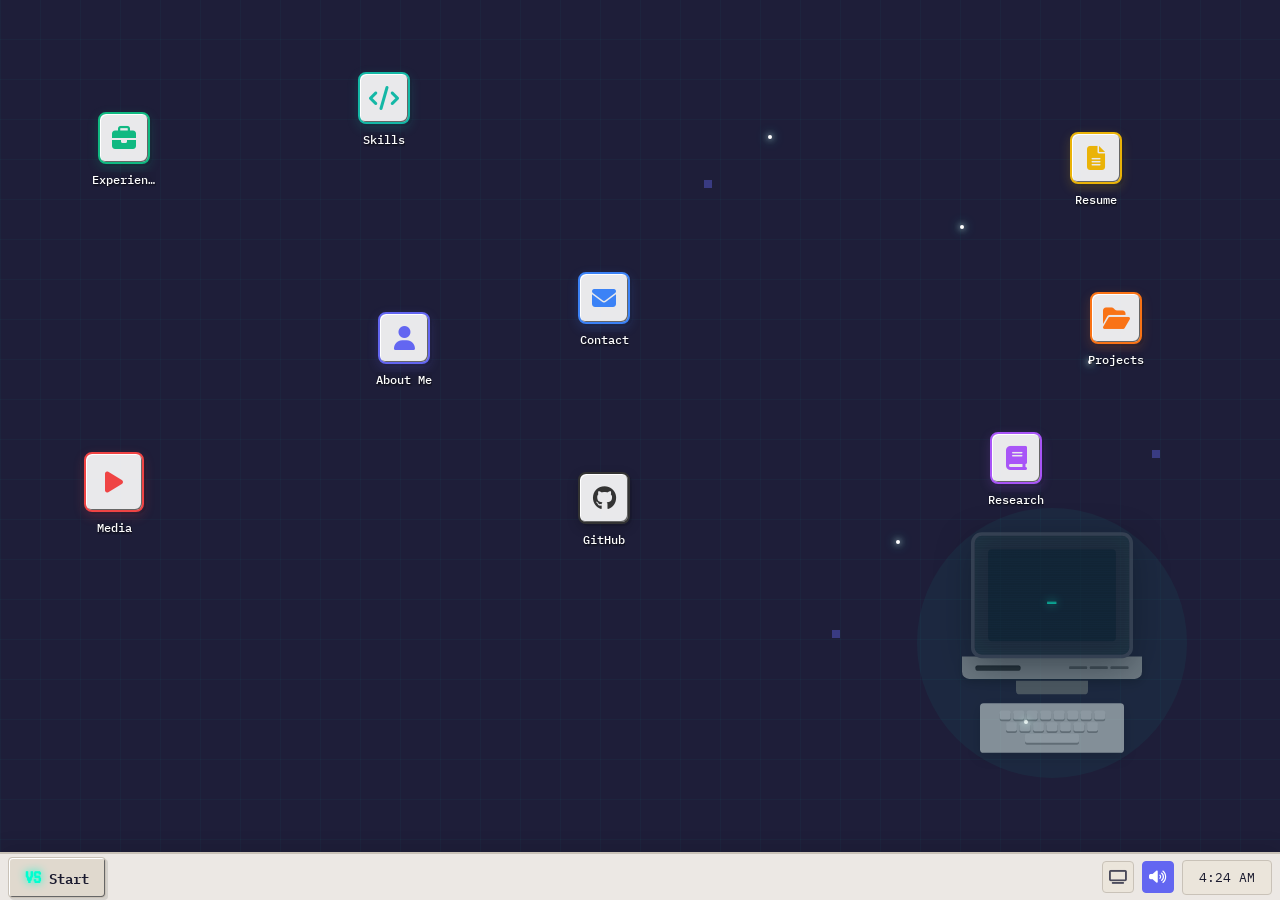
<file: index.html>
<!DOCTYPE html>
<html lang="en">
  <head>
    <link rel="shortcut icon" type="image/x-icon" href="./assets/icon.ico" />
    <meta charset="UTF-8" />
    <meta http-equiv="X-UA-Compatible" content="IE=edge" />
    <meta name="viewport" content="width=device-width, initial-scale=1.0, viewport-fit=cover, maximum-scale=1.0, user-scalable=no" />
    
    <!-- iOS Web App Capable -->
    <meta name="apple-mobile-web-app-capable" content="yes" />
    <meta name="apple-mobile-web-app-status-bar-style" content="black-translucent" />
    <meta name="apple-mobile-web-app-title" content="VineetOS" />

    <!-- Primary Meta Tags -->
    <title>Vineet Saravanan | MIT CS, Data Science & Economics | Wagoo Co-Founder</title>
    <meta name="title" content="Vineet Saravanan | MIT CS, Data Science & Economics | Wagoo Co-Founder" />
    <meta name="description" content="Portfolio of Vineet Saravanan, MIT student, Co-Founder of Wagoo, and AI Researcher at CSAIL. Specializing in Full-Stack Dev, LLMs, and Data Science." />
    <meta name="keywords" content="Vineet Saravanan, MIT, CSAIL, Wagoo, AI Researcher, Data Science, Economics, Computer Science, Full-Stack Developer, LLM, Robotics" />
    <meta name="author" content="Vineet Saravanan" />
    <link rel="canonical" href="https://vineet.saravanan.me/" />

    <!-- Open Graph / Facebook -->
    <meta property="og:type" content="website" />
    <meta property="og:url" content="https://vineet.saravanan.me/" />
    <meta property="og:title" content="Vineet Saravanan | MIT CS, Data Science & Economics" />
    <meta property="og:description" content="Explore the portfolio of Vineet Saravanan: AI Researcher at MIT CSAIL and Co-Founder of Wagoo." />
    <meta property="og:image" content="./assets/profile-pic.png" />

    <!-- Twitter -->
    <meta property="twitter:card" content="summary_large_image" />
    <meta property="twitter:url" content="https://vineet.saravanan.me/" />
    <meta property="twitter:title" content="Vineet Saravanan | MIT CS, Data Science & Economics" />
    <meta property="twitter:description" content="Explore the portfolio of Vineet Saravanan: AI Researcher at MIT CSAIL and Co-Founder of Wagoo." />
    <meta property="twitter:image" content="./assets/profile-pic.png" />

    <!-- Structured Data for SEO/GEO -->
    <script type="application/ld+json">
    {
      "@context": "https://schema.org/",
      "@type": "Person",
      "name": "Vineet Saravanan",
      "url": "https://vineet.saravanan.me/",
      "image": "https://vineet.saravanan.me/assets/profile-pic.png",
      "jobTitle": "Co-Founder",
      "worksFor": {
        "@type": "Organization",
        "name": "Wagoo"
      },
      "alumniOf": {
        "@type": "CollegeOrUniversity",
        "name": "Massachusetts Institute of Technology"
      },
      "sameAs": [
        "https://linkedin.com/in/vineet-saravanan",
        "https://github.com/VSPuzzler",
        "https://www.youtube.com/vspuzzler",
        "https://www.instagram.com/vineets.mp4/"
      ]
    }
    </script>

    <!-- Fonts -->
    <link rel="preconnect" href="https://fonts.googleapis.com">
    <link rel="preconnect" href="https://fonts.gstatic.com" crossorigin>
    <link href="https://fonts.googleapis.com/css2?family=VT323&family=IBM+Plex+Mono:wght@400;500;600&family=Inter:wght@400;500;600;700&display=swap" rel="stylesheet">

    <link rel="stylesheet" href="style.css" />
    <link rel="stylesheet" href="mediaqueries.css" />
    <link rel="stylesheet" href="https://cdnjs.cloudflare.com/ajax/libs/font-awesome/6.5.1/css/all.min.css" />
  </head>
  <body>
    <!-- Boot Screen -->
    <div id="boot-screen">
      <div class="boot-content">
        <div class="boot-logo">VS</div>
        <div class="boot-text">
          <span class="boot-line">VineetOS v1.0</span>
          <span class="boot-line">Loading system...</span>
          <span class="boot-line boot-progress"></span>
        </div>
      </div>
    </div>

    <!-- CRT Scanline Overlay -->
    <div id="crt-overlay" class="hidden"></div>

    <!-- Desktop Wallpaper -->
    <div id="desktop-wallpaper">
      <div class="grid-pattern"></div>
      <div class="gradient-overlay"></div>
      <!-- Retro Computer Character -->
      <div class="wallpaper-character">
        <div class="retro-computer">
          <div class="computer-screen">
            <div class="screen-content">
              <span class="blink-cursor">_</span>
            </div>
            <div class="screen-scanlines"></div>
          </div>
          <div class="computer-base">
            <div class="floppy-slot"></div>
            <div class="computer-vents">
              <span></span><span></span><span></span>
            </div>
          </div>
          <div class="computer-stand"></div>
          <div class="keyboard">
            <div class="key-row">
              <span></span><span></span><span></span><span></span><span></span><span></span><span></span><span></span>
            </div>
            <div class="key-row">
              <span></span><span></span><span></span><span></span><span></span><span></span><span></span>
            </div>
            <div class="key-row spacebar">
              <span></span>
            </div>
          </div>
        </div>
        <div class="character-glow"></div>
      </div>
      <!-- Floating Elements -->
      <div class="floating-elements">
        <div class="floating-star" style="top: 15%; left: 60%;"></div>
        <div class="floating-star" style="top: 25%; left: 75%;"></div>
        <div class="floating-star" style="top: 40%; left: 85%;"></div>
        <div class="floating-star" style="top: 60%; left: 70%;"></div>
        <div class="floating-star" style="top: 80%; left: 80%;"></div>
        <div class="floating-pixel" style="top: 20%; left: 55%;"></div>
        <div class="floating-pixel" style="top: 50%; left: 90%;"></div>
        <div class="floating-pixel" style="top: 70%; left: 65%;"></div>
      </div>
    </div>

    <!-- Desktop Container -->
    <div id="desktop">
      <!-- Icon Grid - Scattered positions -->
      <div id="icon-grid">
        <!-- Experience - Briefcase icon (top left) -->
        <div class="desktop-icon" data-window="experience" style="position: absolute; left: 60px; top: 80px;">
          <div class="icon-image experience-icon">
            <i class="fa-solid fa-briefcase"></i>
          </div>
          <span class="icon-label">Experience</span>
        </div>

        <!-- Skills - Code/Terminal icon (top center-left) -->
        <div class="desktop-icon" data-window="skills" style="position: absolute; left: 320px; top: 40px;">
          <div class="icon-image skills-icon">
            <i class="fa-solid fa-code"></i>
          </div>
          <span class="icon-label">Skills</span>
        </div>

        <!-- Resume - Document/Paper icon (top right) -->
        <div class="desktop-icon" data-window="resume" style="position: absolute; right: 120px; top: 100px;">
          <div class="icon-image resume-icon">
            <i class="fa-solid fa-file-lines"></i>
          </div>
          <span class="icon-label">Resume</span>
        </div>

        <!-- About Me - Person/User icon (middle left) -->
        <div class="desktop-icon" data-window="about" style="position: absolute; left: 340px; top: 280px;">
          <div class="icon-image about-icon">
            <i class="fa-solid fa-user"></i>
          </div>
          <span class="icon-label">About Me</span>
        </div>

        <!-- Contact - Envelope icon (middle center) -->
        <div class="desktop-icon" data-window="contact" style="position: absolute; left: 540px; top: 240px;">
          <div class="icon-image contact-icon">
            <i class="fa-solid fa-envelope"></i>
          </div>
          <span class="icon-label">Contact</span>
        </div>

        <!-- Projects - Folder icon (middle right) -->
        <div class="desktop-icon" data-window="projects" style="position: absolute; right: 100px; top: 260px;">
          <div class="icon-image projects-icon">
            <i class="fa-solid fa-folder-open"></i>
          </div>
          <span class="icon-label">Projects</span>
        </div>

        <!-- Media - Play/Video icon (bottom left) -->
        <div class="desktop-icon" data-window="media" style="position: absolute; left: 50px; top: 420px;">
          <div class="icon-image media-icon">
            <i class="fa-solid fa-play"></i>
          </div>
          <span class="icon-label">Media</span>
        </div>

        <!-- GitHub - GitHub logo (bottom center) -->
        <div class="desktop-icon" data-link="https://github.com/VSPuzzler" style="position: absolute; left: 540px; top: 440px;">
          <div class="icon-image github-icon">
            <i class="fa-brands fa-github"></i>
          </div>
          <span class="icon-label">GitHub</span>
        </div>

        <!-- Research - Book/Publication icon (bottom right) -->
        <div class="desktop-icon" data-window="research" style="position: absolute; right: 200px; top: 400px;">
          <div class="icon-image research-icon">
            <i class="fa-solid fa-book"></i>
          </div>
          <span class="icon-label">Research</span>
        </div>
      </div>

      <!-- Windows Container -->
      <div id="windows-container">
        <!-- About Me Window -->
        <div class="window" id="window-about" style="display: none;">
          <div class="window-titlebar">
            <div class="window-title">
              <i class="fa-solid fa-user"></i>
              <span>About Me</span>
            </div>
            <div class="window-controls">
              <button class="window-btn minimize-btn" title="Minimize">_</button>
              <button class="window-btn maximize-btn" title="Maximize">[]</button>
              <button class="window-btn close-btn" title="Close">X</button>
            </div>
          </div>
          <div class="window-content">
            <div class="about-header">
              <img src="./assets/profile-pic.png" alt="Vineet Saravanan" class="about-avatar" />
              <div class="about-intro">
                <h1>Vineet Saravanan</h1>
                <p class="subtitle">Computer Science, Data Science, and Economics @ MIT</p>
                <div class="social-links">
                  <a href="https://linkedin.com/in/vineet-saravanan" target="_blank" rel="noopener noreferrer"><i class="fa-brands fa-linkedin"></i></a>
                  <a href="https://github.com/VSPuzzler" target="_blank" rel="noopener noreferrer"><i class="fa-brands fa-github"></i></a>
                  <a href="https://www.youtube.com/vspuzzler" target="_blank" rel="noopener noreferrer"><i class="fa-brands fa-youtube"></i></a>
                  <a href="https://www.instagram.com/vineets.mp4/" target="_blank" rel="noopener noreferrer"><i class="fa-brands fa-instagram"></i></a>
                </div>
              </div>
            </div>
            <div class="about-bio">
              <p>I am a student at MIT pursuing Computer Science, Data Science, and Economics. As the Co-Founder & COO of Wagoo (wagoo.ai), I build tools for lending firms. My background spans full-stack development, LLM integration, and multimodal research at MIT CSAIL. I am passionate about building tools that reduce friction and exploring the intersection of AI, finance, and robotics.</p>
            </div>
            <div class="about-stats">
              <div class="stat-card">
                <i class="fa-solid fa-graduation-cap"></i>
                <div>
                  <h4>Education</h4>
                  <p>MIT - BS in CS, Data Science, & Economics</p>
                </div>
              </div>
              <div class="stat-card">
                <i class="fa-solid fa-rocket"></i>
                <div>
                  <h4>Current Role</h4>
                  <p>Co-Founder & COO @ Wagoo</p>
                </div>
              </div>
            </div>
          </div>
        </div>

        <!-- Projects Window -->
        <div class="window" id="window-projects" style="display: none;">
          <div class="window-titlebar">
            <div class="window-title">
              <i class="fa-solid fa-folder-open"></i>
              <span>Projects</span>
            </div>
            <div class="window-controls">
              <button class="window-btn minimize-btn" title="Minimize">_</button>
              <button class="window-btn maximize-btn" title="Maximize">[]</button>
              <button class="window-btn close-btn" title="Close">X</button>
            </div>
          </div>
          <div class="window-content">
            <div class="project-grid">
              <div class="project-card">
                <img src="./assets/Wagoo.jpeg" alt="Wagoo" class="project-img" />
                <div class="project-info">
                  <h3>Wagoo</h3>
                  <p>Screen-aware AI and voice agents with MCPs for lending firms. Built with React, Node.js, and advanced LLM integrations.</p>
                  <a href="https://wagoo.ai" target="_blank" rel="noopener noreferrer" class="project-link">
                    <i class="fa-solid fa-arrow-up-right-from-square"></i> Visit Website
                  </a>
                </div>
              </div>
              <div class="project-card">
                <img src="./assets/clash-scan-logo.png" alt="Clash Scan" class="project-img" />
                <div class="project-info">
                  <h3>Clash Scan</h3>
                  <p>AI-powered game analysis tool for Clash of Clans. Computer vision and strategic insights for competitive play.</p>
                  <a href="https://clashscan.com" target="_blank" rel="noopener noreferrer" class="project-link">
                    <i class="fa-solid fa-arrow-up-right-from-square"></i> Visit Website
                  </a>
                </div>
              </div>
              <div class="project-card">
                <img src="./assets/project-3.png" alt="Aneurysm Detection" class="project-img" />
                <div class="project-info">
                  <h3>Brain Aneurysm Detection</h3>
                  <p>CAE-CFD approach for enhanced brain arteries and aneurysms analysis using medical imaging.</p>
                  <a href="https://github.com/VSPuzzler/BrainAneurysm" target="_blank" rel="noopener noreferrer" class="project-link">
                    <i class="fa-brands fa-github"></i> View on GitHub
                  </a>
                </div>
              </div>
              <div class="project-card">
                <img src="./assets/eeg-project.png" alt="EEG-to-Text" class="project-img" />
                <div class="project-info">
                  <h3>EEG-to-Text</h3>
                  <p>Built a low-cost EEG headset from scratch and developed an EEG-to-text system using a transformer-based RNN architecture for brain-computer interfacing.</p>
                  <a href="#" class="project-link">
                    <i class="fa-solid fa-brain"></i> Coming Soon
                  </a>
                </div>
              </div>
            </div>
          </div>
        </div>

        <!-- Experience Window -->
        <div class="window" id="window-experience" style="display: none;">
          <div class="window-titlebar">
            <div class="window-title">
              <i class="fa-solid fa-briefcase"></i>
              <span>Experience</span>
            </div>
            <div class="window-controls">
              <button class="window-btn minimize-btn" title="Minimize">_</button>
              <button class="window-btn maximize-btn" title="Maximize">[]</button>
              <button class="window-btn close-btn" title="Close">X</button>
            </div>
          </div>
          <div class="window-content">
            <div class="experience-list">
              <div class="experience-item">
                <div class="exp-header">
                  <div class="exp-icon"><i class="fa-solid fa-microchip"></i></div>
                  <div class="exp-title">
                    <h3>MIT CSAIL</h3>
                    <span class="exp-date">2025 - Present</span>
                  </div>
                </div>
                <p>Researcher developing digit classification and DST behavior detection algorithms.</p>
              </div>
              <div class="experience-item">
                <div class="exp-header">
                  <div class="exp-icon"><i class="fa-solid fa-rocket"></i></div>
                  <div class="exp-title">
                    <h3>Wagoo (wagoo.ai)</h3>
                    <span class="exp-date">2025 - Present</span>
                  </div>
                </div>
                <p>Co-Founder building screen-aware AI and voice agents with MCPs.</p>
              </div>
              <div class="experience-item">
                <div class="exp-header">
                  <div class="exp-icon"><i class="fa-solid fa-chart-line"></i></div>
                  <div class="exp-title">
                    <h3>Rockbridge Growth Equity</h3>
                    <span class="exp-date">2025</span>
                  </div>
                </div>
                <p>Conducted due diligence and built automated Python CIM analysis tools.</p>
              </div>
              <div class="experience-item">
                <div class="exp-header">
                  <div class="exp-icon"><i class="fa-solid fa-car"></i></div>
                  <div class="exp-title">
                    <h3>Intrepid Control Systems</h3>
                    <span class="exp-date">2024</span>
                  </div>
                </div>
                <p>Optimized vehicle testing and revamped embedded icsneo codebase.</p>
              </div>
            </div>
          </div>
        </div>

        <!-- Research Window -->
        <div class="window" id="window-research" style="display: none;">
          <div class="window-titlebar">
            <div class="window-title">
              <i class="fa-solid fa-flask"></i>
              <span>Publications & Research</span>
            </div>
            <div class="window-controls">
              <button class="window-btn minimize-btn" title="Minimize">_</button>
              <button class="window-btn maximize-btn" title="Maximize">[]</button>
              <button class="window-btn close-btn" title="Close">X</button>
            </div>
          </div>
          <div class="window-content">
            <div class="publication-list">
              <div class="publication-item">
                <span class="pub-venue">Frontiers 2025</span>
                <h3>Higher frequency of prokaryotic low complexity regions in core and orthologous genes</h3>
                <a href="https://www.frontiersin.org/journals/bioinformatics/articles/10.3389/fbinf.2025.1673480/full" target="_blank" rel="noopener noreferrer" class="pub-link">
                  <i class="fa-solid fa-file-pdf"></i> Read Paper
                </a>
              </div>
              <div class="publication-item">
                <span class="pub-venue">ACL 2025</span>
                <h3>Design of a Multilevel Propaganda-Classification System</h3>
                <a href="https://aclanthology.org/" target="_blank" rel="noopener noreferrer" class="pub-link">
                  <i class="fa-solid fa-file-pdf"></i> Read Paper
                </a>
              </div>
              <div class="publication-item">
                <span class="pub-venue">NAACL 2024</span>
                <h3>OUNLP at SemEval-2024 Task 9: Retrieval-Augmented Generation for Solving Brain Teasers with LLMs</h3>
                <a href="https://aclanthology.org/2024.semeval-1.32.pdf" target="_blank" rel="noopener noreferrer" class="pub-link">
                  <i class="fa-solid fa-file-pdf"></i> Read Paper
                </a>
              </div>
              <div class="publication-item">
                <span class="pub-venue">ACL 2023</span>
                <h3>Novel Clickbait Spoiling Algorithm Using NLP</h3>
                <a href="https://aclanthology.org/2023.semeval-1.225.pdf" target="_blank" rel="noopener noreferrer" class="pub-link">
                  <i class="fa-solid fa-file-pdf"></i> Read Paper
                </a>
              </div>
              <div class="publication-item">
                <span class="pub-venue">JEI 2024</span>
                <h3>Enhanced Brain Arteries and Aneurysms Analysis Using CAE-CFD Approach</h3>
                <a href="https://doi.org/10.59720/24-156" target="_blank" rel="noopener noreferrer" class="pub-link">
                  <i class="fa-solid fa-file-pdf"></i> Read Paper
                </a>
              </div>
            </div>
          </div>
        </div>

        <!-- Skills Window -->
        <div class="window" id="window-skills" style="display: none;">
          <div class="window-titlebar">
            <div class="window-title">
              <i class="fa-solid fa-code"></i>
              <span>Skills</span>
            </div>
            <div class="window-controls">
              <button class="window-btn minimize-btn" title="Minimize">_</button>
              <button class="window-btn maximize-btn" title="Maximize">[]</button>
              <button class="window-btn close-btn" title="Close">X</button>
            </div>
          </div>
          <div class="window-content">
            <div class="skills-section">
              <h3><i class="fa-solid fa-terminal"></i> Languages & Frameworks</h3>
              <div class="skills-tags">
                <span class="skill-tag">Python</span>
                <span class="skill-tag">Java</span>
                <span class="skill-tag">C++</span>
                <span class="skill-tag">Node.js</span>
                <span class="skill-tag">TypeScript</span>
                <span class="skill-tag">React</span>
                <span class="skill-tag">PyTorch</span>
                <span class="skill-tag">TensorFlow</span>
                <span class="skill-tag">Supabase</span>
                <span class="skill-tag">PineScript</span>
              </div>
            </div>
            <div class="skills-section">
              <h3><i class="fa-solid fa-wrench"></i> Tools & Engineering</h3>
              <div class="skills-tags">
                <span class="skill-tag">AWS</span>
                <span class="skill-tag">Docker</span>
                <span class="skill-tag">Git</span>
                <span class="skill-tag">GitHub Actions</span>
                <span class="skill-tag">Fusion 360</span>
                <span class="skill-tag">SolidWorks</span>
                <span class="skill-tag">CFD (Ansys)</span>
                <span class="skill-tag">Unity</span>
                <span class="skill-tag">HuggingFace</span>
                <span class="skill-tag">AlphaFold</span>
              </div>
            </div>
          </div>
        </div>

        <!-- Media Window -->
        <div class="window" id="window-media" style="display: none;">
          <div class="window-titlebar">
            <div class="window-title">
              <i class="fa-solid fa-video"></i>
              <span>Content & Media</span>
            </div>
            <div class="window-controls">
              <button class="window-btn minimize-btn" title="Minimize">_</button>
              <button class="window-btn maximize-btn" title="Maximize">[]</button>
              <button class="window-btn close-btn" title="Close">X</button>
            </div>
          </div>
          <div class="window-content">
            <div class="media-grid">
              <div class="media-card">
                <div class="media-icon youtube">
                  <i class="fa-brands fa-youtube"></i>
                </div>
                <div class="media-info">
                  <h3>YouTube</h3>
                  <p>@vspuzzler</p>
                  <a href="https://www.youtube.com/vspuzzler" target="_blank" rel="noopener noreferrer" class="media-link">
                    Watch Channel <i class="fa-solid fa-arrow-right"></i>
                  </a>
                </div>
              </div>
              <div class="media-card">
                <div class="media-icon instagram">
                  <i class="fa-brands fa-instagram"></i>
                </div>
                <div class="media-info">
                  <h3>Instagram</h3>
                  <p>@vineets.mp4</p>
                  <a href="https://www.instagram.com/vineets.mp4/" target="_blank" rel="noopener noreferrer" class="media-link">
                    Follow Profile <i class="fa-solid fa-arrow-right"></i>
                  </a>
                </div>
              </div>
            </div>
          </div>
        </div>

        <!-- Resume Window -->
        <div class="window" id="window-resume" style="display: none;">
          <div class="window-titlebar">
            <div class="window-title">
              <i class="fa-solid fa-file-lines"></i>
              <span>Resume / CV</span>
            </div>
            <div class="window-controls">
              <button class="window-btn minimize-btn" title="Minimize">_</button>
              <button class="window-btn maximize-btn" title="Maximize">[]</button>
              <button class="window-btn close-btn" title="Close">X</button>
            </div>
          </div>
          <div class="window-content resume-content">
            <div class="resume-header">
              <h2>Vineet Saravanan</h2>
              <p>MIT | CS, Data Science & Economics</p>
            </div>
            <div class="resume-section">
              <h3>Education</h3>
              <div class="resume-item">
                <strong>Massachusetts Institute of Technology</strong>
                <span>2025 - 2028</span>
                <p>Bachelor of Science in Computer Science, Data Science, and Economics</p>
              </div>
            </div>
            <div class="resume-section">
              <h3>Highlights</h3>
              <ul>
                <li>Co-Founder & COO at Wagoo - Building AI tools for lending firms</li>
                <li>MIT CSAIL Researcher - Digit classification & DST behavior detection</li>
                <li>5+ peer-reviewed publications at ACL, NAACL, Frontiers</li>
                <li>Full-stack development with React, Node.js, Python, AWS</li>
              </ul>
            </div>
            <a href="mailto:vineet7@mit.edu" class="resume-cta">
              <i class="fa-solid fa-envelope"></i> Request Full Resume
            </a>
          </div>
        </div>

        <!-- Contact Window -->
        <div class="window" id="window-contact" style="display: none;">
          <div class="window-titlebar">
            <div class="window-title">
              <i class="fa-solid fa-envelope"></i>
              <span>Contact</span>
            </div>
            <div class="window-controls">
              <button class="window-btn minimize-btn" title="Minimize">_</button>
              <button class="window-btn maximize-btn" title="Maximize">[]</button>
              <button class="window-btn close-btn" title="Close">X</button>
            </div>
          </div>
          <div class="window-content">
            <div class="contact-grid">
              <a href="mailto:vineet7@mit.edu" class="contact-card">
                <i class="fa-solid fa-envelope"></i>
                <div>
                  <h4>Email</h4>
                  <span>vineet7@mit.edu</span>
                </div>
              </a>
              <a href="https://linkedin.com/in/vineet-saravanan" target="_blank" rel="noopener noreferrer" class="contact-card">
                <i class="fa-brands fa-linkedin"></i>
                <div>
                  <h4>LinkedIn</h4>
                  <span>vineet-saravanan</span>
                </div>
              </a>
              <a href="https://github.com/VSPuzzler" target="_blank" rel="noopener noreferrer" class="contact-card">
                <i class="fa-brands fa-github"></i>
                <div>
                  <h4>GitHub</h4>
                  <span>VSPuzzler</span>
                </div>
              </a>
              <a href="https://www.youtube.com/vspuzzler" target="_blank" rel="noopener noreferrer" class="contact-card">
                <i class="fa-brands fa-youtube"></i>
                <div>
                  <h4>YouTube</h4>
                  <span>@vspuzzler</span>
                </div>
              </a>
            </div>
          </div>
        </div>
      </div>
    </div>

    <!-- Taskbar -->
    <div id="taskbar">
      <button id="start-btn">
        <span class="start-logo">VS</span>
        <span class="start-text">Start</span>
      </button>
      <div id="taskbar-windows"></div>
      <div id="taskbar-right">
        <button id="crt-toggle" title="Toggle CRT Effect">
          <i class="fa-solid fa-tv"></i>
        </button>
        <button id="sound-toggle" title="Toggle Sound">
          <i class="fa-solid fa-volume-high"></i>
        </button>
        <div id="taskbar-clock"></div>
      </div>
    </div>

    <!-- Start Menu -->
    <div id="start-menu" class="hidden">
      <div class="start-menu-header">
        <img src="./assets/profile-pic.png" alt="Vineet" class="start-avatar" />
        <span>Vineet Saravanan</span>
      </div>
      <div class="start-menu-items">
        <button class="start-item" data-window="about">
          <i class="fa-solid fa-user"></i> About Me
        </button>
        <button class="start-item" data-window="projects">
          <i class="fa-solid fa-folder-open"></i> Projects
        </button>
        <button class="start-item" data-window="experience">
          <i class="fa-solid fa-briefcase"></i> Experience
        </button>
        <button class="start-item" data-window="research">
          <i class="fa-solid fa-flask"></i> Research
        </button>
        <button class="start-item" data-window="skills">
          <i class="fa-solid fa-code"></i> Skills
        </button>
        <button class="start-item" data-window="contact">
          <i class="fa-solid fa-envelope"></i> Contact
        </button>
      </div>
      <div class="start-menu-footer">
        <a href="https://github.com/VSPuzzler" target="_blank" rel="noopener noreferrer">
          <i class="fa-brands fa-github"></i>
        </a>
        <a href="https://linkedin.com/in/vineet-saravanan" target="_blank" rel="noopener noreferrer">
          <i class="fa-brands fa-linkedin"></i>
        </a>
        <a href="https://www.youtube.com/vspuzzler" target="_blank" rel="noopener noreferrer">
          <i class="fa-brands fa-youtube"></i>
        </a>
      </div>
    </div>

    <!-- Right-Click Context Menu -->
    <div id="context-menu" class="hidden">
      <button class="context-item" data-action="about-site">
        <i class="fa-solid fa-circle-info"></i> About This Website
      </button>
      <button class="context-item" data-action="toggle-crt">
        <i class="fa-solid fa-tv"></i> Toggle CRT Effect
      </button>
      <button class="context-item" data-action="toggle-sound">
        <i class="fa-solid fa-volume-high"></i> Toggle Sound
      </button>
      <div class="context-divider"></div>
      <button class="context-item" data-action="refresh">
        <i class="fa-solid fa-rotate-right"></i> Refresh Desktop
      </button>
    </div>

    <!-- Mobile App Drawer (for responsive) -->
    <div id="mobile-drawer" class="hidden">
      <div class="drawer-header">
        <img src="./assets/profile-pic.png" alt="Vineet" class="drawer-avatar" />
        <h2>Vineet Saravanan</h2>
        <p>MIT | CS, Data Science & Economics</p>
      </div>
      <div class="drawer-apps">
        <button class="drawer-app" data-window="about">
          <i class="fa-solid fa-user"></i>
          <span>About</span>
        </button>
        <button class="drawer-app" data-window="projects">
          <i class="fa-solid fa-folder-open"></i>
          <span>Projects</span>
        </button>
        <button class="drawer-app" data-window="experience">
          <i class="fa-solid fa-briefcase"></i>
          <span>Experience</span>
        </button>
        <button class="drawer-app" data-window="research">
          <i class="fa-solid fa-flask"></i>
          <span>Research</span>
        </button>
        <button class="drawer-app" data-window="skills">
          <i class="fa-solid fa-code"></i>
          <span>Skills</span>
        </button>
        <button class="drawer-app" data-window="media">
          <i class="fa-solid fa-video"></i>
          <span>Media</span>
        </button>
        <button class="drawer-app" data-window="resume">
          <i class="fa-solid fa-file-lines"></i>
          <span>Resume</span>
        </button>
        <button class="drawer-app" data-window="contact">
          <i class="fa-solid fa-envelope"></i>
          <span>Contact</span>
        </button>
        <a href="https://github.com/VSPuzzler" target="_blank" rel="noopener noreferrer" class="drawer-app external">
          <i class="fa-brands fa-github"></i>
          <span>GitHub</span>
        </a>
      </div>
      <div class="drawer-disclaimer">
        <i class="fa-solid fa-desktop"></i>
        <span>For the best experience, view on desktop</span>
      </div>
      <div class="drawer-footer">
        <div class="drawer-clock" id="mobile-clock"></div>
        <div class="drawer-controls">
          <button class="drawer-control-btn" id="mobile-crt-toggle" title="Toggle CRT Effect">
            <i class="fa-solid fa-tv"></i>
          </button>
          <button class="drawer-control-btn" id="mobile-sound-toggle" title="Toggle Sound">
            <i class="fa-solid fa-volume-high"></i>
          </button>
        </div>
        <div class="drawer-footer-icons">
          <a href="https://linkedin.com/in/vineet-saravanan" target="_blank" rel="noopener noreferrer"><i class="fa-brands fa-linkedin"></i></a>
          <a href="https://github.com/VSPuzzler" target="_blank" rel="noopener noreferrer"><i class="fa-brands fa-github"></i></a>
          <a href="https://www.youtube.com/vspuzzler" target="_blank" rel="noopener noreferrer"><i class="fa-brands fa-youtube"></i></a>
          <a href="https://www.instagram.com/vineets.mp4/" target="_blank" rel="noopener noreferrer"><i class="fa-brands fa-instagram"></i></a>
        </div>
      </div>
    </div>

    <!-- Mobile Content Panel -->
    <div id="mobile-content" class="hidden">
      <div class="mobile-content-header">
        <button id="mobile-back-btn">
          <i class="fa-solid fa-arrow-left"></i>
        </button>
        <span id="mobile-content-title">Title</span>
      </div>
      <div id="mobile-content-body"></div>
    </div>

    <script src="script.js"></script>
  </body>
</html>
</file>
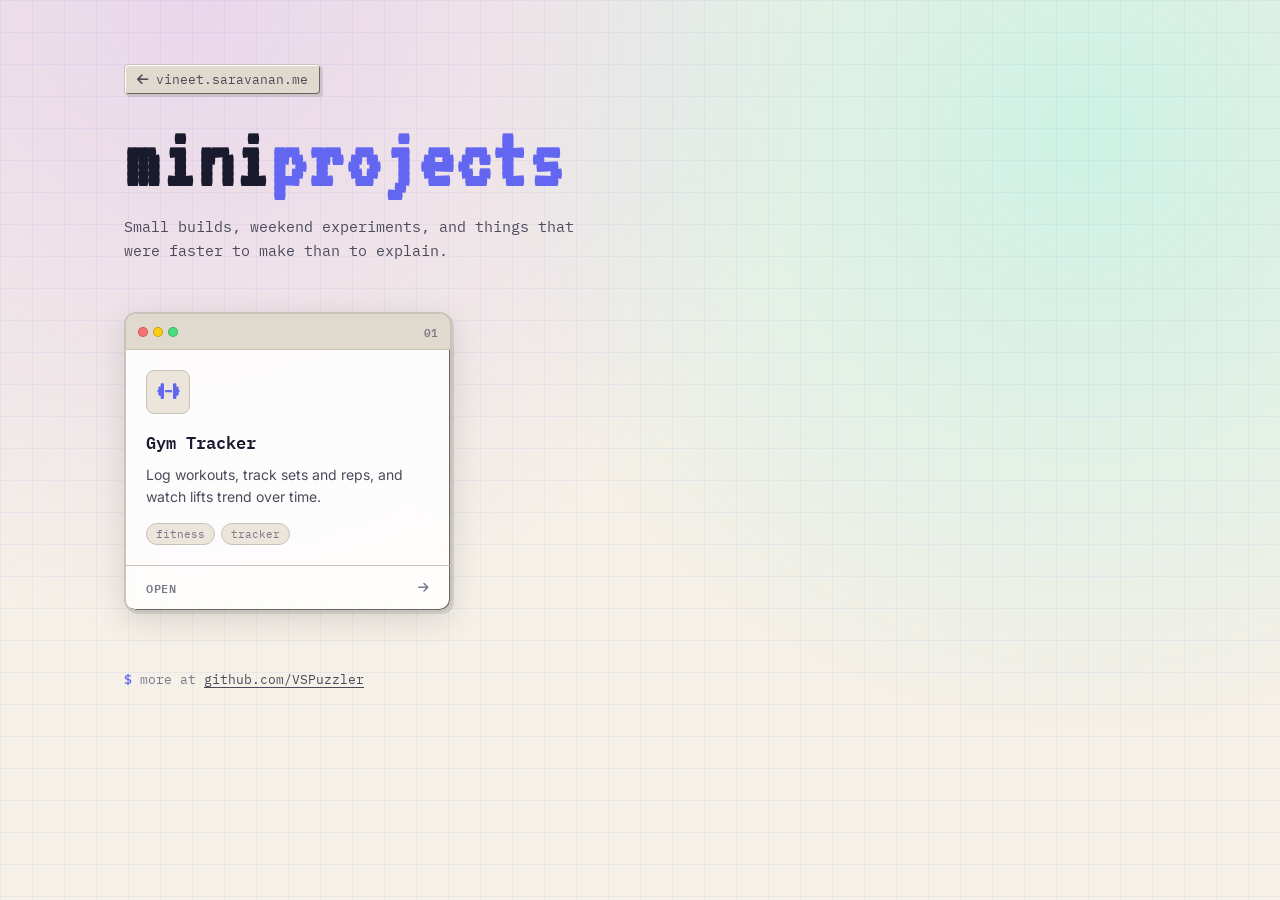
<file: miniprojects/index.html>
<!DOCTYPE html>
<html lang="en">
  <head>
    <link rel="shortcut icon" type="image/x-icon" href="../assets/icon.ico" />
    <meta charset="UTF-8" />
    <meta name="viewport" content="width=device-width, initial-scale=1.0, viewport-fit=cover" />

    <title>Mini Projects | Vineet Saravanan</title>
    <meta name="description" content="A shelf of small experiments, tools, and one-off builds by Vineet Saravanan." />
    <meta name="author" content="Vineet Saravanan" />
    <link rel="canonical" href="https://vineet.saravanan.me/miniprojects/" />

    <meta property="og:type" content="website" />
    <meta property="og:url" content="https://vineet.saravanan.me/miniprojects/" />
    <meta property="og:title" content="Mini Projects | Vineet Saravanan" />
    <meta property="og:description" content="A shelf of small experiments, tools, and one-off builds." />
    <meta property="og:image" content="../assets/profile-pic.png" />

    <link rel="preconnect" href="https://fonts.googleapis.com" />
    <link rel="preconnect" href="https://fonts.gstatic.com" crossorigin />
    <link href="https://fonts.googleapis.com/css2?family=VT323&family=IBM+Plex+Mono:wght@400;500;600&family=Inter:wght@400;500;600;700&display=swap" rel="stylesheet" />
    <link rel="stylesheet" href="https://cdnjs.cloudflare.com/ajax/libs/font-awesome/6.5.1/css/all.min.css" />
    <link rel="stylesheet" href="style.css" />
  </head>
  <body>
    <div class="grid-bg"></div>
    <div class="glow-bg"></div>

    <main class="shell">
      <header class="masthead">
        <a class="back-link" href="../index.html">
          <i class="fa-solid fa-arrow-left"></i>
          <span>vineet.saravanan.me</span>
        </a>
        <h1 class="title">mini<span>projects</span></h1>
        <p class="tagline">
          Small builds, weekend experiments, and things that were faster to make than to explain.
        </p>
      </header>

      <section class="grid" id="project-grid" aria-label="Mini projects"></section>

      <footer class="footer">
        <span class="prompt">$</span> more at
        <a href="https://github.com/VSPuzzler" target="_blank" rel="noopener">github.com/VSPuzzler</a>
      </footer>
    </main>

    <script src="script.js"></script>
  </body>
</html>
</file>
<file: style.css>
/* ========================================
   VineetOS - Retro-Modern Desktop Theme
   ======================================== */

:root {
  /* Base Colors - Muted Pastels & Beige */
  --bg-primary: #f5f0e8;
  --bg-secondary: #ebe5db;
  --bg-tertiary: #e0d8cc;

  /* Text Colors */
  --text-primary: #1a1a2e;
  --text-secondary: #4a4a5a;
  --text-muted: #7a7a8a;

  /* Accent Colors - Neon Highlights */
  --accent-primary: #00ffd0;
  --accent-secondary: #6366f1;
  --accent-tertiary: #a855f7;
  --accent-rose: #f472b6;
  --accent-amber: #fbbf24;
  --accent-teal: #2dd4bf;

  /* Window Chrome - SOLID COLORS (no gradients) */
  --window-bg: rgba(255, 255, 255, 0.85);
  --window-border: #c9c2b8;
  --window-shadow: 0 8px 32px rgba(0, 0, 0, 0.15);
  --titlebar-bg: #e0dace;
  --titlebar-active: #6366f1;

  /* Glass Effect */
  --glass-bg: rgba(255, 255, 255, 0.7);
  --glass-border: rgba(255, 255, 255, 0.4);
  --glass-blur: 12px;

  /* Retro UI */
  --retro-border: #888;
  --retro-inset: inset 1px 1px 0 #fff, inset -1px -1px 0 #888;
  --retro-outset: inset 1px 1px 0 #fff, inset -1px -1px 0 #666, 2px 2px 0 rgba(0,0,0,0.1);

  /* Typography */
  --font-retro: 'VT323', monospace;
  --font-mono: 'IBM Plex Mono', monospace;
  --font-sans: 'Inter', -apple-system, BlinkMacSystemFont, sans-serif;

  /* Spacing */
  --space-xs: 4px;
  --space-sm: 8px;
  --space-md: 16px;
  --space-lg: 24px;
  --space-xl: 32px;

  /* Borders */
  --radius-sm: 4px;
  --radius-md: 8px;
  --radius-lg: 12px;

  /* Z-Index Layers */
  --z-wallpaper: 0;
  --z-desktop: 1;
  --z-windows: 100;
  --z-taskbar: 500;
  --z-menu: 600;
  --z-context: 700;
  --z-boot: 1000;

  /* iOS Safe Areas */
  --safe-area-top: env(safe-area-inset-top, 0px);
  --safe-area-bottom: env(safe-area-inset-bottom, 0px);
  --safe-area-left: env(safe-area-inset-left, 0px);
  --safe-area-right: env(safe-area-inset-right, 0px);
}

/* ========================================
   Reset & Base Styles
   ======================================== */

*, *::before, *::after {
  margin: 0;
  padding: 0;
  box-sizing: border-box;
}

html {
  font-size: 16px;
  -webkit-font-smoothing: antialiased;
  -moz-osx-font-smoothing: grayscale;
  /* Prevent iOS text size adjustment */
  -webkit-text-size-adjust: 100%;
}

body {
  font-family: var(--font-sans);
  background: var(--bg-primary);
  color: var(--text-primary);
  overflow: hidden;
  /* Fix iOS 100vh issue - multiple fallbacks */
  height: 100vh;
  height: calc(var(--vh, 1vh) * 100);
  height: 100dvh;
  width: 100vw;
  cursor: default;
  /* Prevent iOS tap highlight */
  -webkit-tap-highlight-color: transparent;
  /* Prevent pull-to-refresh on iOS */
  overscroll-behavior: none;
  /* Smooth touch scrolling */
  touch-action: manipulation;
}

/* Retro Cursor on Interactive Elements */
.desktop-icon,
.window-titlebar,
.window-btn,
.start-btn,
.start-item,
.taskbar-window,
button,
a,
[role="button"] {
  cursor: url("data:image/svg+xml,%3Csvg xmlns='http://www.w3.org/2000/svg' width='16' height='16' viewBox='0 0 16 16'%3E%3Cpath d='M1 1l12 5-5 2-2 5z' fill='%23000'/%3E%3Cpath d='M2 2l9 4-4 1.5-1.5 4z' fill='%23fff'/%3E%3C/svg%3E"), pointer;
}

.hidden {
  display: none !important;
}

/* ========================================
   Boot Screen
   ======================================== */

#boot-screen {
  position: fixed;
  top: 0;
  left: 0;
  width: 100%;
  height: 100%;
  background: #0a0a12;
  z-index: var(--z-boot);
  display: flex;
  align-items: center;
  justify-content: center;
  animation: bootFadeOut 0.5s ease 2.5s forwards;
}

@keyframes bootFadeOut {
  to {
    opacity: 0;
    visibility: hidden;
    pointer-events: none;
  }
}

.boot-content {
  text-align: center;
}

.boot-logo {
  font-family: var(--font-retro);
  font-size: 4rem;
  color: var(--accent-primary);
  text-shadow: 0 0 20px var(--accent-primary);
  margin-bottom: var(--space-lg);
  animation: bootGlow 1s ease infinite alternate;
}

@keyframes bootGlow {
  from { text-shadow: 0 0 10px var(--accent-primary); }
  to { text-shadow: 0 0 30px var(--accent-primary), 0 0 60px var(--accent-primary); }
}

.boot-text {
  font-family: var(--font-mono);
  font-size: 0.875rem;
  color: var(--accent-primary);
  display: flex;
  flex-direction: column;
  gap: var(--space-xs);
}

.boot-line {
  opacity: 0;
  animation: bootLineIn 0.3s ease forwards;
}

.boot-line:nth-child(1) { animation-delay: 0.3s; }
.boot-line:nth-child(2) { animation-delay: 0.6s; }
.boot-line:nth-child(3) { animation-delay: 0.9s; }

@keyframes bootLineIn {
  to { opacity: 1; }
}

.boot-progress::after {
  content: '[';
  animation: bootProgress 1.5s steps(20) 1s forwards;
}

@keyframes bootProgress {
  0% { content: '[                    ]'; }
  5% { content: '[=                   ]'; }
  10% { content: '[==                  ]'; }
  15% { content: '[===                 ]'; }
  20% { content: '[====                ]'; }
  25% { content: '[=====               ]'; }
  30% { content: '[======              ]'; }
  35% { content: '[=======             ]'; }
  40% { content: '[========            ]'; }
  45% { content: '[=========           ]'; }
  50% { content: '[==========          ]'; }
  55% { content: '[===========         ]'; }
  60% { content: '[============        ]'; }
  65% { content: '[=============       ]'; }
  70% { content: '[==============      ]'; }
  75% { content: '[===============     ]'; }
  80% { content: '[================    ]'; }
  85% { content: '[=================   ]'; }
  90% { content: '[==================  ]'; }
  95% { content: '[=================== ]'; }
  100% { content: '[====================]'; }
}

/* ========================================
   CRT Scanline Overlay
   ======================================== */

#crt-overlay {
  position: fixed;
  top: 0;
  left: 0;
  width: 100%;
  height: 100%;
  pointer-events: none;
  z-index: calc(var(--z-boot) - 1);
  background: repeating-linear-gradient(
    0deg,
    rgba(0, 0, 0, 0.03) 0px,
    rgba(0, 0, 0, 0.03) 1px,
    transparent 1px,
    transparent 2px
  );
  animation: crtFlicker 0.1s infinite;
}

#crt-overlay::after {
  content: '';
  position: absolute;
  top: 0;
  left: 0;
  width: 100%;
  height: 100%;
  background: radial-gradient(
    ellipse at center,
    transparent 0%,
    rgba(0, 0, 0, 0.15) 100%
  );
}

@keyframes crtFlicker {
  0% { opacity: 0.95; }
  50% { opacity: 1; }
  100% { opacity: 0.97; }
}

/* ========================================
   Desktop Wallpaper
   ======================================== */

#desktop-wallpaper {
  position: fixed;
  top: 0;
  left: 0;
  width: 100%;
  height: 100%;
  height: 100dvh;
  z-index: var(--z-wallpaper);
  /* Solid color background - no gradients */
  background: #1a1a2e;
}

.grid-pattern {
  position: absolute;
  top: 0;
  left: 0;
  width: 100%;
  height: 100%;
  /* Grid pattern using repeating background */
  background-image:
    repeating-linear-gradient(0deg, rgba(0, 255, 208, 0.03) 0px, rgba(0, 255, 208, 0.03) 1px, transparent 1px, transparent 40px),
    repeating-linear-gradient(90deg, rgba(0, 255, 208, 0.03) 0px, rgba(0, 255, 208, 0.03) 1px, transparent 1px, transparent 40px);
  background-size: 40px 40px;
  animation: gridMove 20s linear infinite;
}

@keyframes gridMove {
  from { transform: perspective(500px) rotateX(60deg) translateY(0); }
  to { transform: perspective(500px) rotateX(60deg) translateY(40px); }
}

.gradient-overlay {
  position: absolute;
  top: 0;
  left: 0;
  width: 100%;
  height: 100%;
  /* Subtle overlay without gradients - using semi-transparent solid color */
  background: rgba(99, 102, 241, 0.05);
}

/* ========================================
   Retro Computer Character
   ======================================== */

.wallpaper-character {
  position: absolute;
  bottom: 15%;
  right: 10%;
  z-index: 1;
  opacity: 0.6;
  transform: scale(0.9);
  transition: all 0.3s ease;
}

.wallpaper-character:hover {
  opacity: 0.85;
  transform: scale(0.95);
}

.retro-computer {
  position: relative;
  display: flex;
  flex-direction: column;
  align-items: center;
}

.computer-screen {
  width: 180px;
  height: 140px;
  /* Solid color - no gradient */
  background: #222233;
  border-radius: 12px;
  border: 4px solid #4a4a5a;
  box-shadow:
    inset 0 0 30px rgba(0, 255, 208, 0.1),
    0 10px 40px rgba(0, 0, 0, 0.5);
  position: relative;
  overflow: hidden;
}

.screen-content {
  position: absolute;
  top: 15px;
  left: 15px;
  right: 15px;
  bottom: 15px;
  /* Solid color - no gradient */
  background: #0c1a2a;
  border-radius: 4px;
  display: flex;
  align-items: center;
  justify-content: center;
  font-family: var(--font-retro);
  font-size: 2rem;
  color: var(--accent-primary);
  text-shadow: 0 0 10px var(--accent-primary);
}

.blink-cursor {
  animation: cursorBlink 1s steps(1) infinite;
}

@keyframes cursorBlink {
  0%, 50% { opacity: 1; }
  51%, 100% { opacity: 0; }
}

.screen-scanlines {
  position: absolute;
  top: 0;
  left: 0;
  width: 100%;
  height: 100%;
  background: repeating-linear-gradient(
    0deg,
    transparent 0px,
    transparent 1px,
    rgba(0, 0, 0, 0.1) 1px,
    rgba(0, 0, 0, 0.1) 2px
  );
  pointer-events: none;
}

.computer-base {
  width: 200px;
  height: 25px;
  /* Solid color - no gradient */
  background: #b0b0b0;
  border-radius: 0 0 8px 8px;
  margin-top: -2px;
  display: flex;
  align-items: center;
  justify-content: space-between;
  padding: 0 15px;
  box-shadow: 0 4px 10px rgba(0, 0, 0, 0.3);
}

.floppy-slot {
  width: 50px;
  height: 6px;
  background: #333;
  border-radius: 2px;
  box-shadow: inset 0 1px 2px rgba(0, 0, 0, 0.5);
}

.computer-vents {
  display: flex;
  gap: 3px;
}

.computer-vents span {
  width: 20px;
  height: 3px;
  background: #666;
  border-radius: 1px;
}

.computer-stand {
  width: 80px;
  height: 15px;
  /* Solid color - no gradient */
  background: #777777;
  border-radius: 0 0 4px 4px;
  margin-top: 2px;
}

.keyboard {
  width: 160px;
  /* Solid color - no gradient */
  background: #d8d8d8;
  border-radius: 4px;
  padding: 8px;
  margin-top: 10px;
  box-shadow: 0 4px 15px rgba(0, 0, 0, 0.3);
}

.key-row {
  display: flex;
  justify-content: center;
  gap: 3px;
  margin-bottom: 3px;
}

.key-row span {
  width: 12px;
  height: 10px;
  /* Solid color - no gradient */
  background: #e8e8e8;
  border-radius: 2px;
  box-shadow: 0 2px 0 #999;
}

.key-row.spacebar span {
  width: 60px;
}

.character-glow {
  position: absolute;
  top: 50%;
  left: 50%;
  transform: translate(-50%, -50%);
  width: 300px;
  height: 300px;
  /* Semi-transparent solid color instead of gradient */
  background: rgba(0, 255, 208, 0.08);
  border-radius: 50%;
  pointer-events: none;
  animation: glowPulse 3s ease-in-out infinite;
}

@keyframes glowPulse {
  0%, 100% { opacity: 0.5; transform: translate(-50%, -50%) scale(1); }
  50% { opacity: 0.8; transform: translate(-50%, -50%) scale(1.1); }
}

/* Floating Elements */
.floating-elements {
  position: absolute;
  top: 0;
  left: 0;
  width: 100%;
  height: 100%;
  pointer-events: none;
  overflow: hidden;
}

.floating-star {
  position: absolute;
  width: 4px;
  height: 4px;
  background: #fff;
  border-radius: 50%;
  box-shadow: 0 0 6px #fff, 0 0 12px var(--accent-primary);
  animation: twinkle 2s ease-in-out infinite;
}

.floating-star:nth-child(2) { animation-delay: 0.3s; }
.floating-star:nth-child(3) { animation-delay: 0.6s; }
.floating-star:nth-child(4) { animation-delay: 0.9s; }
.floating-star:nth-child(5) { animation-delay: 1.2s; }

@keyframes twinkle {
  0%, 100% { opacity: 0.3; transform: scale(1); }
  50% { opacity: 1; transform: scale(1.5); }
}

.floating-pixel {
  position: absolute;
  width: 8px;
  height: 8px;
  background: var(--accent-secondary);
  opacity: 0.4;
  animation: floatPixel 6s ease-in-out infinite;
}

.floating-pixel:nth-child(6) { animation-delay: 0s; }
.floating-pixel:nth-child(7) { animation-delay: 2s; }
.floating-pixel:nth-child(8) { animation-delay: 4s; }

@keyframes floatPixel {
  0%, 100% { transform: translateY(0) rotate(0deg); opacity: 0.4; }
  50% { transform: translateY(-20px) rotate(45deg); opacity: 0.7; }
}

/* ========================================
   Desktop Container
   ======================================== */

#desktop {
  position: relative;
  width: 100%;
  height: calc(100vh - 48px);
  height: calc(100dvh - 48px);
  z-index: var(--z-desktop);
  padding: var(--space-lg);
  overflow: hidden;
}

/* ========================================
   Icon Grid
   ======================================== */

#icon-grid {
  position: relative;
  width: 100%;
  height: 100%;
  padding: var(--space-md);
}

.desktop-icon {
  display: flex;
  flex-direction: column;
  align-items: center;
  gap: var(--space-sm);
  width: 80px;
  padding: var(--space-sm);
  border-radius: var(--radius-md);
  transition: all 0.2s ease;
  user-select: none;
  z-index: 10;
}

.desktop-icon:hover {
  background: rgba(255, 255, 255, 0.1);
  transform: scale(1.05);
}

.desktop-icon:hover .icon-image {
  transform: scale(1.15);
}

.desktop-icon.selected {
  background: rgba(99, 102, 241, 0.2);
}

.icon-image {
  width: 52px;
  height: 52px;
  display: flex;
  align-items: center;
  justify-content: center;
  /* Solid color - no gradient */
  background: rgba(255, 255, 255, 0.9);
  border: 2px solid var(--window-border);
  border-radius: var(--radius-md);
  box-shadow: var(--retro-outset), 0 4px 12px rgba(0,0,0,0.15);
  transition: all 0.2s ease;
}

.icon-image i {
  font-size: 1.5rem;
}

/* Unique Icon Colors - Using solid colors instead of background-clip */
.about-icon {
  border-color: #6366f1;
  box-shadow: var(--retro-outset), 0 4px 12px rgba(99, 102, 241, 0.2);
}
.about-icon i {
  color: #6366f1;
}
.desktop-icon:hover .about-icon {
  box-shadow: 0 0 25px rgba(99, 102, 241, 0.5), 0 0 50px rgba(99, 102, 241, 0.3);
}

.projects-icon {
  border-color: #f97316;
  box-shadow: var(--retro-outset), 0 4px 12px rgba(249, 115, 22, 0.2);
}
.projects-icon i {
  color: #f97316;
}
.desktop-icon:hover .projects-icon {
  box-shadow: 0 0 25px rgba(249, 115, 22, 0.5), 0 0 50px rgba(249, 115, 22, 0.3);
}

.experience-icon {
  border-color: #10b981;
  box-shadow: var(--retro-outset), 0 4px 12px rgba(16, 185, 129, 0.2);
}
.experience-icon i {
  color: #10b981;
}
.desktop-icon:hover .experience-icon {
  box-shadow: 0 0 25px rgba(16, 185, 129, 0.5), 0 0 50px rgba(16, 185, 129, 0.3);
}

.research-icon {
  border-color: #a855f7;
  box-shadow: var(--retro-outset), 0 4px 12px rgba(168, 85, 247, 0.2);
}
.research-icon i {
  color: #a855f7;
}
.desktop-icon:hover .research-icon {
  box-shadow: 0 0 25px rgba(168, 85, 247, 0.5), 0 0 50px rgba(168, 85, 247, 0.3);
}

.skills-icon {
  border-color: #14b8a6;
  box-shadow: var(--retro-outset), 0 4px 12px rgba(20, 184, 166, 0.2);
}
.skills-icon i {
  color: #14b8a6;
}
.desktop-icon:hover .skills-icon {
  box-shadow: 0 0 25px rgba(20, 184, 166, 0.5), 0 0 50px rgba(20, 184, 166, 0.3);
}

.media-icon {
  border-color: #ef4444;
  box-shadow: var(--retro-outset), 0 4px 12px rgba(239, 68, 68, 0.2);
}
.media-icon i {
  color: #ef4444;
}
.desktop-icon:hover .media-icon {
  box-shadow: 0 0 25px rgba(239, 68, 68, 0.5), 0 0 50px rgba(239, 68, 68, 0.3);
}

.resume-icon {
  border-color: #eab308;
  box-shadow: var(--retro-outset), 0 4px 12px rgba(234, 179, 8, 0.2);
}
.resume-icon i {
  color: #eab308;
}
.desktop-icon:hover .resume-icon {
  box-shadow: 0 0 25px rgba(234, 179, 8, 0.5), 0 0 50px rgba(234, 179, 8, 0.3);
}

.contact-icon {
  border-color: #3b82f6;
  box-shadow: var(--retro-outset), 0 4px 12px rgba(59, 130, 246, 0.2);
}
.contact-icon i {
  color: #3b82f6;
}
.desktop-icon:hover .contact-icon {
  box-shadow: 0 0 25px rgba(59, 130, 246, 0.5), 0 0 50px rgba(59, 130, 246, 0.3);
}

.github-icon {
  border-color: #333;
  box-shadow: var(--retro-outset), 0 4px 12px rgba(0, 0, 0, 0.2);
}
.github-icon i {
  color: #333;
}
.desktop-icon:hover .github-icon {
  box-shadow: 0 0 25px rgba(0, 0, 0, 0.3), 0 0 50px rgba(99, 102, 241, 0.3);
}

.icon-label {
  font-family: var(--font-mono);
  font-size: 0.75rem;
  font-weight: 500;
  color: #fff;
  text-shadow: 1px 1px 2px rgba(0,0,0,0.8), 0 0 10px rgba(0,0,0,0.5);
  text-align: center;
  max-width: 100%;
  overflow: hidden;
  text-overflow: ellipsis;
  white-space: nowrap;
}

/* Icon Dragging State */
.desktop-icon {
  cursor: grab;
}

.desktop-icon:active {
  cursor: grabbing;
}

.desktop-icon.dragging {
  opacity: 0.9;
  z-index: 1000 !important;
  cursor: grabbing !important;
  transform: scale(1.1);
  transition: none;
}

.desktop-icon.dragging .icon-image {
  box-shadow: 0 12px 40px rgba(0, 0, 0, 0.4), 0 0 30px rgba(99, 102, 241, 0.5);
  transform: scale(1.05);
}

/* ========================================
   Windows
   ======================================== */

#windows-container {
  position: absolute;
  top: 0;
  left: 0;
  width: 100%;
  height: 100%;
  pointer-events: none;
}

.window {
  position: absolute;
  min-width: 400px;
  min-height: 300px;
  max-width: calc(100vw - 48px);
  max-height: calc(100vh - 96px);
  background: var(--window-bg);
  border: 2px solid var(--window-border);
  border-radius: var(--radius-lg);
  box-shadow: var(--window-shadow), var(--retro-outset);
  overflow: hidden;
  pointer-events: auto;
  display: flex;
  flex-direction: column;
  backdrop-filter: blur(var(--glass-blur));
  animation: windowOpen 0.2s ease;
}

@keyframes windowOpen {
  from {
    opacity: 0;
    transform: scale(0.95);
  }
  to {
    opacity: 1;
    transform: scale(1);
  }
}

.window.minimized {
  animation: windowMinimize 0.2s ease forwards;
}

@keyframes windowMinimize {
  to {
    opacity: 0;
    transform: scale(0.8) translateY(100px);
  }
}

.window.maximized {
  top: 0 !important;
  left: 0 !important;
  width: 100% !important;
  height: calc(100vh - 48px) !important;
  height: calc(100dvh - 48px) !important;
  border-radius: 0;
  max-width: none;
  max-height: none;
}

.window.active {
  z-index: calc(var(--z-windows) + 50);
}

.window.active .window-titlebar {
  background: var(--titlebar-active);
}

.window.active .window-title {
  color: #fff;
}

/* Window Titlebar */
.window-titlebar {
  display: flex;
  align-items: center;
  justify-content: space-between;
  padding: var(--space-sm) var(--space-md);
  background: var(--titlebar-bg);
  border-bottom: 1px solid var(--window-border);
  user-select: none;
  flex-shrink: 0;
}

.window-title {
  display: flex;
  align-items: center;
  gap: var(--space-sm);
  font-family: var(--font-mono);
  font-size: 0.875rem;
  font-weight: 600;
  color: var(--text-primary);
}

.window-title i {
  font-size: 0.875rem;
}

.window-controls {
  display: flex;
  gap: var(--space-xs);
}

.window-btn {
  width: 24px;
  height: 24px;
  border: 1px solid rgba(0,0,0,0.2);
  border-radius: var(--radius-sm);
  font-family: var(--font-mono);
  font-size: 0.75rem;
  font-weight: bold;
  display: flex;
  align-items: center;
  justify-content: center;
  transition: all 0.15s ease;
  box-shadow: var(--retro-outset);
}

.minimize-btn {
  /* Solid color - no gradient */
  background: #facc15;
  color: #854d0e;
}

.maximize-btn {
  /* Solid color - no gradient */
  background: #4ade80;
  color: #166534;
}

.close-btn {
  /* Solid color - no gradient */
  background: #f87171;
  color: #7f1d1d;
}

.window-btn:hover {
  transform: scale(1.1);
  box-shadow: 0 0 10px currentColor;
}

.window-btn:active {
  transform: scale(0.95);
  box-shadow: inset 1px 1px 2px rgba(0,0,0,0.2);
}

/* Window Content */
.window-content {
  flex: 1;
  overflow-y: auto;
  padding: var(--space-lg);
  background: rgba(255,255,255,0.5);
}

/* Custom Scrollbar */
.window-content::-webkit-scrollbar {
  width: 12px;
}

.window-content::-webkit-scrollbar-track {
  background: var(--bg-secondary);
  border-left: 1px solid var(--window-border);
}

.window-content::-webkit-scrollbar-thumb {
  /* Solid color - no gradient */
  background: #b8b8b8;
  border: 1px solid #888;
  border-radius: 2px;
}

.window-content::-webkit-scrollbar-thumb:hover {
  /* Solid color - no gradient */
  background: #999999;
}

/* ========================================
   Window Content Styles - About
   ======================================== */

.about-header {
  display: flex;
  gap: var(--space-lg);
  margin-bottom: var(--space-lg);
  padding-bottom: var(--space-lg);
  border-bottom: 2px solid var(--bg-tertiary);
}

.about-avatar {
  width: 120px;
  height: 120px;
  border-radius: var(--radius-lg);
  border: 3px solid var(--accent-secondary);
  box-shadow: 0 0 20px rgba(99, 102, 241, 0.3);
  object-fit: cover;
}

.about-intro h1 {
  font-family: var(--font-retro);
  font-size: 2.5rem;
  /* Solid color - no gradient */
  color: var(--accent-secondary);
  margin-bottom: var(--space-xs);
}

.about-intro .subtitle {
  font-family: var(--font-mono);
  font-size: 0.9rem;
  color: var(--text-secondary);
  margin-bottom: var(--space-md);
}

.social-links {
  display: flex;
  gap: var(--space-sm);
}

.social-links a {
  width: 36px;
  height: 36px;
  display: flex;
  align-items: center;
  justify-content: center;
  background: var(--bg-secondary);
  border: 1px solid var(--window-border);
  border-radius: var(--radius-sm);
  color: var(--text-secondary);
  transition: all 0.2s ease;
}

.social-links a:hover {
  background: var(--accent-secondary);
  border-color: var(--accent-secondary);
  color: #fff;
  transform: translateY(-2px);
  box-shadow: 0 4px 12px rgba(99, 102, 241, 0.4);
}

.about-bio {
  background: var(--bg-secondary);
  padding: var(--space-lg);
  border-radius: var(--radius-md);
  border: 1px solid var(--window-border);
  margin-bottom: var(--space-lg);
}

.about-bio p {
  font-size: 0.95rem;
  line-height: 1.7;
  color: var(--text-primary);
}

.about-stats {
  display: grid;
  grid-template-columns: repeat(auto-fit, minmax(200px, 1fr));
  gap: var(--space-md);
}

.stat-card {
  display: flex;
  align-items: flex-start;
  gap: var(--space-md);
  padding: var(--space-md);
  /* Solid color - no gradient */
  background: rgba(99, 102, 241, 0.1);
  border: 1px solid rgba(99, 102, 241, 0.2);
  border-radius: var(--radius-md);
}

.stat-card i {
  font-size: 1.5rem;
  color: var(--accent-secondary);
}

.stat-card h4 {
  font-family: var(--font-mono);
  font-size: 0.75rem;
  text-transform: uppercase;
  letter-spacing: 0.05em;
  color: var(--text-muted);
  margin-bottom: var(--space-xs);
}

.stat-card p {
  font-size: 0.875rem;
  color: var(--text-primary);
}

/* ========================================
   Window Content Styles - Projects
   ======================================== */

.project-grid {
  display: grid;
  gap: var(--space-lg);
}

.project-card {
  display: flex;
  gap: var(--space-lg);
  padding: var(--space-lg);
  background: var(--bg-secondary);
  border: 1px solid var(--window-border);
  border-radius: var(--radius-md);
  transition: all 0.2s ease;
}

.project-card:hover {
  border-color: var(--accent-secondary);
  box-shadow: 0 4px 20px rgba(99, 102, 241, 0.15);
  transform: translateY(-2px);
}

.project-card .project-img {
  width: 120px;
  height: 80px;
  object-fit: cover;
  border-radius: var(--radius-sm);
  border: 1px solid var(--window-border);
  flex-shrink: 0;
}

.project-info h3 {
  font-family: var(--font-mono);
  font-size: 1.1rem;
  margin-bottom: var(--space-sm);
  color: var(--text-primary);
}

.project-info p {
  font-size: 0.875rem;
  color: var(--text-secondary);
  line-height: 1.6;
  margin-bottom: var(--space-md);
}

.project-link {
  display: inline-flex;
  align-items: center;
  gap: var(--space-xs);
  font-family: var(--font-mono);
  font-size: 0.8rem;
  color: var(--accent-secondary);
  text-decoration: none;
  padding: var(--space-xs) var(--space-sm);
  background: rgba(99, 102, 241, 0.1);
  border: 1px solid rgba(99, 102, 241, 0.3);
  border-radius: var(--radius-sm);
  transition: all 0.2s ease;
}

.project-link:hover {
  background: var(--accent-secondary);
  color: #fff;
}

/* ========================================
   Window Content Styles - Experience
   ======================================== */

.experience-list {
  display: flex;
  flex-direction: column;
  gap: var(--space-md);
}

.experience-item {
  padding: var(--space-lg);
  background: var(--bg-secondary);
  border: 1px solid var(--window-border);
  border-radius: var(--radius-md);
  border-left: 4px solid var(--accent-secondary);
  transition: all 0.2s ease;
}

.experience-item:hover {
  border-left-color: var(--accent-primary);
  box-shadow: 0 4px 12px rgba(0, 255, 208, 0.1);
}

.exp-header {
  display: flex;
  align-items: flex-start;
  gap: var(--space-md);
  margin-bottom: var(--space-sm);
}

.exp-icon {
  width: 40px;
  height: 40px;
  display: flex;
  align-items: center;
  justify-content: center;
  /* Solid color - no gradient */
  background: var(--accent-secondary);
  border-radius: var(--radius-sm);
  color: #fff;
  flex-shrink: 0;
}

.exp-title {
  flex: 1;
}

.exp-title h3 {
  font-family: var(--font-mono);
  font-size: 1rem;
  margin-bottom: var(--space-xs);
}

.exp-date {
  font-family: var(--font-mono);
  font-size: 0.75rem;
  color: var(--accent-secondary);
  background: rgba(99, 102, 241, 0.1);
  padding: 2px 8px;
  border-radius: var(--radius-sm);
}

.experience-item > p {
  font-size: 0.875rem;
  color: var(--text-secondary);
  line-height: 1.6;
  margin-left: 56px;
}

/* ========================================
   Window Content Styles - Research
   ======================================== */

.publication-list {
  display: flex;
  flex-direction: column;
  gap: var(--space-md);
}

.publication-item {
  padding: var(--space-lg);
  background: var(--bg-secondary);
  border: 1px solid var(--window-border);
  border-radius: var(--radius-md);
  transition: all 0.2s ease;
}

.publication-item:hover {
  border-color: var(--accent-tertiary);
  box-shadow: 0 4px 12px rgba(168, 85, 247, 0.1);
}

.pub-venue {
  display: inline-block;
  font-family: var(--font-mono);
  font-size: 0.7rem;
  font-weight: 600;
  text-transform: uppercase;
  letter-spacing: 0.05em;
  color: #fff;
  /* Solid color - no gradient */
  background: var(--accent-secondary);
  padding: 4px 10px;
  border-radius: var(--radius-sm);
  margin-bottom: var(--space-sm);
}

.publication-item h3 {
  font-family: var(--font-sans);
  font-size: 0.95rem;
  font-weight: 600;
  line-height: 1.5;
  margin-bottom: var(--space-md);
  color: var(--text-primary);
}

.pub-link {
  display: inline-flex;
  align-items: center;
  gap: var(--space-xs);
  font-family: var(--font-mono);
  font-size: 0.8rem;
  color: var(--accent-tertiary);
  text-decoration: none;
  transition: all 0.2s ease;
}

.pub-link:hover {
  color: var(--accent-secondary);
}

.pub-link i {
  font-size: 0.9rem;
}

/* ========================================
   Window Content Styles - Skills
   ======================================== */

.skills-section {
  margin-bottom: var(--space-xl);
}

.skills-section:last-child {
  margin-bottom: 0;
}

.skills-section h3 {
  display: flex;
  align-items: center;
  gap: var(--space-sm);
  font-family: var(--font-mono);
  font-size: 1rem;
  margin-bottom: var(--space-md);
  padding-bottom: var(--space-sm);
  border-bottom: 2px solid var(--bg-tertiary);
}

.skills-section h3 i {
  color: var(--accent-secondary);
}

.skills-tags {
  display: flex;
  flex-wrap: wrap;
  gap: var(--space-sm);
}

.skill-tag {
  font-family: var(--font-mono);
  font-size: 0.8rem;
  padding: var(--space-sm) var(--space-md);
  background: var(--bg-secondary);
  border: 1px solid var(--window-border);
  border-radius: 100px;
  color: var(--text-primary);
  transition: all 0.2s ease;
  box-shadow: var(--retro-outset);
}

.skill-tag:hover {
  background: var(--accent-secondary);
  border-color: var(--accent-secondary);
  color: #fff;
  transform: translateY(-2px);
  box-shadow: 0 4px 12px rgba(99, 102, 241, 0.4);
}

/* ========================================
   Window Content Styles - Media
   ======================================== */

.media-grid {
  display: grid;
  grid-template-columns: repeat(auto-fit, minmax(250px, 1fr));
  gap: var(--space-lg);
}

.media-card {
  display: flex;
  align-items: center;
  gap: var(--space-lg);
  padding: var(--space-lg);
  background: var(--bg-secondary);
  border: 1px solid var(--window-border);
  border-radius: var(--radius-md);
  transition: all 0.2s ease;
}

.media-card:hover {
  transform: translateY(-4px);
  box-shadow: 0 8px 24px rgba(0,0,0,0.1);
}

.media-icon {
  width: 60px;
  height: 60px;
  display: flex;
  align-items: center;
  justify-content: center;
  border-radius: var(--radius-md);
  font-size: 1.5rem;
  color: #fff;
  flex-shrink: 0;
}

.media-icon.youtube {
  /* Solid color - no gradient */
  background: #ff0000;
}

.media-icon.instagram {
  /* Solid color - no gradient */
  background: #e1306c;
}

.media-info h3 {
  font-family: var(--font-mono);
  font-size: 1rem;
  margin-bottom: var(--space-xs);
}

.media-info p {
  font-size: 0.875rem;
  color: var(--text-muted);
  margin-bottom: var(--space-sm);
}

.media-link {
  display: inline-flex;
  align-items: center;
  gap: var(--space-xs);
  font-family: var(--font-mono);
  font-size: 0.8rem;
  color: var(--accent-secondary);
  text-decoration: none;
  transition: all 0.2s ease;
}

.media-link:hover {
  color: var(--accent-primary);
}

/* ========================================
   Window Content Styles - Resume
   ======================================== */

.resume-content {
  max-width: 600px;
}

.resume-header {
  text-align: center;
  padding-bottom: var(--space-lg);
  margin-bottom: var(--space-lg);
  border-bottom: 2px solid var(--bg-tertiary);
}

.resume-header h2 {
  font-family: var(--font-retro);
  font-size: 2rem;
  margin-bottom: var(--space-xs);
}

.resume-header p {
  font-family: var(--font-mono);
  font-size: 0.9rem;
  color: var(--text-secondary);
}

.resume-section {
  margin-bottom: var(--space-xl);
}

.resume-section h3 {
  font-family: var(--font-mono);
  font-size: 0.9rem;
  text-transform: uppercase;
  letter-spacing: 0.1em;
  color: var(--accent-secondary);
  margin-bottom: var(--space-md);
  padding-bottom: var(--space-sm);
  border-bottom: 1px solid var(--bg-tertiary);
}

.resume-item {
  margin-bottom: var(--space-md);
}

.resume-item strong {
  display: block;
  font-size: 0.95rem;
  margin-bottom: var(--space-xs);
}

.resume-item span {
  font-family: var(--font-mono);
  font-size: 0.75rem;
  color: var(--text-muted);
}

.resume-item p {
  font-size: 0.875rem;
  color: var(--text-secondary);
  margin-top: var(--space-xs);
}

.resume-section ul {
  list-style: none;
  padding: 0;
}

.resume-section li {
  position: relative;
  padding-left: var(--space-lg);
  margin-bottom: var(--space-sm);
  font-size: 0.875rem;
  color: var(--text-secondary);
}

.resume-section li::before {
  content: '>';
  position: absolute;
  left: 0;
  color: var(--accent-primary);
  font-family: var(--font-mono);
}

.resume-cta {
  display: inline-flex;
  align-items: center;
  gap: var(--space-sm);
  padding: var(--space-md) var(--space-lg);
  /* Solid color - no gradient */
  background: var(--accent-secondary);
  color: #fff;
  text-decoration: none;
  font-family: var(--font-mono);
  font-size: 0.875rem;
  font-weight: 600;
  border-radius: var(--radius-md);
  transition: all 0.2s ease;
  box-shadow: 0 4px 12px rgba(99, 102, 241, 0.3);
}

.resume-cta:hover {
  transform: translateY(-2px);
  box-shadow: 0 8px 24px rgba(99, 102, 241, 0.4);
}

/* ========================================
   Window Content Styles - Contact
   ======================================== */

.contact-grid {
  display: grid;
  grid-template-columns: repeat(auto-fit, minmax(200px, 1fr));
  gap: var(--space-md);
}

.contact-card {
  display: flex;
  align-items: center;
  gap: var(--space-md);
  padding: var(--space-lg);
  background: var(--bg-secondary);
  border: 1px solid var(--window-border);
  border-radius: var(--radius-md);
  text-decoration: none;
  transition: all 0.2s ease;
}

.contact-card:hover {
  border-color: var(--accent-secondary);
  transform: translateY(-4px);
  box-shadow: 0 8px 24px rgba(99, 102, 241, 0.15);
}

.contact-card i {
  font-size: 1.5rem;
  color: var(--accent-secondary);
}

.contact-card h4 {
  font-family: var(--font-mono);
  font-size: 0.8rem;
  text-transform: uppercase;
  letter-spacing: 0.05em;
  color: var(--text-muted);
  margin-bottom: var(--space-xs);
}

.contact-card span {
  font-size: 0.9rem;
  color: var(--text-primary);
}

/* ========================================
   Taskbar
   ======================================== */

#taskbar {
  position: fixed;
  bottom: 0;
  left: 0;
  width: 100%;
  height: 48px;
  /* Solid color - no gradient */
  background: rgba(248, 244, 238, 0.95);
  backdrop-filter: blur(var(--glass-blur));
  border-top: 2px solid var(--window-border);
  display: flex;
  align-items: center;
  padding: 0 var(--space-sm);
  padding-bottom: var(--safe-area-bottom);
  z-index: var(--z-taskbar);
  box-shadow: 0 -4px 20px rgba(0,0,0,0.1);
}

#start-btn {
  display: flex;
  align-items: center;
  gap: var(--space-sm);
  padding: var(--space-sm) var(--space-md);
  /* Solid color - no gradient */
  background: #e0d9ce;
  border: 1px solid var(--window-border);
  border-radius: var(--radius-sm);
  font-family: var(--font-mono);
  font-size: 0.875rem;
  font-weight: 600;
  color: var(--text-primary);
  transition: all 0.15s ease;
  box-shadow: var(--retro-outset);
}

#start-btn:hover {
  /* Solid color - no gradient */
  background: var(--accent-secondary);
  color: #fff;
}

#start-btn.active {
  /* Solid color - no gradient */
  background: var(--accent-secondary);
  color: #fff;
  box-shadow: inset 1px 1px 2px rgba(0,0,0,0.2);
}

.start-logo {
  font-family: var(--font-retro);
  font-size: 1.25rem;
  color: var(--accent-primary);
  text-shadow: 0 0 8px var(--accent-primary);
}

#start-btn:hover .start-logo,
#start-btn.active .start-logo {
  color: #fff;
  text-shadow: 0 0 8px #fff;
}

#taskbar-windows {
  flex: 1;
  display: flex;
  gap: var(--space-xs);
  padding: 0 var(--space-md);
  overflow-x: auto;
}

.taskbar-window {
  display: flex;
  align-items: center;
  gap: var(--space-xs);
  padding: var(--space-xs) var(--space-md);
  background: var(--bg-secondary);
  border: 1px solid var(--window-border);
  border-radius: var(--radius-sm);
  font-family: var(--font-mono);
  font-size: 0.75rem;
  color: var(--text-secondary);
  max-width: 150px;
  overflow: hidden;
  text-overflow: ellipsis;
  white-space: nowrap;
  transition: all 0.15s ease;
  box-shadow: var(--retro-outset);
}

.taskbar-window:hover {
  background: var(--bg-tertiary);
}

.taskbar-window.active {
  background: rgba(99, 102, 241, 0.2);
  border-color: var(--accent-secondary);
  color: var(--accent-secondary);
}

.taskbar-window i {
  font-size: 0.75rem;
}

#taskbar-right {
  display: flex;
  align-items: center;
  gap: var(--space-sm);
}

#crt-toggle,
#sound-toggle {
  width: 32px;
  height: 32px;
  display: flex;
  align-items: center;
  justify-content: center;
  background: var(--bg-secondary);
  border: 1px solid var(--window-border);
  border-radius: var(--radius-sm);
  color: var(--text-secondary);
  font-size: 0.875rem;
  transition: all 0.15s ease;
}

#crt-toggle:hover,
#sound-toggle:hover {
  background: var(--accent-secondary);
  border-color: var(--accent-secondary);
  color: #fff;
}

#crt-toggle.active,
#sound-toggle.active {
  background: var(--accent-secondary);
  border-color: var(--accent-secondary);
  color: #fff;
}

#sound-toggle.muted i::before {
  content: '\f6a9';
}

#taskbar-clock {
  font-family: var(--font-mono);
  font-size: 0.8rem;
  color: var(--text-primary);
  padding: var(--space-sm) var(--space-md);
  background: var(--bg-secondary);
  border: 1px solid var(--window-border);
  border-radius: var(--radius-sm);
  min-width: 80px;
  text-align: center;
}

/* ========================================
   Start Menu
   ======================================== */

#start-menu {
  position: fixed;
  bottom: 56px;
  left: var(--space-sm);
  width: 280px;
  background: var(--window-bg);
  backdrop-filter: blur(var(--glass-blur));
  border: 2px solid var(--window-border);
  border-radius: var(--radius-lg);
  box-shadow: var(--window-shadow), var(--retro-outset);
  z-index: var(--z-menu);
  overflow: hidden;
  animation: menuSlideUp 0.2s ease;
}

@keyframes menuSlideUp {
  from {
    opacity: 0;
    transform: translateY(10px);
  }
  to {
    opacity: 1;
    transform: translateY(0);
  }
}

.start-menu-header {
  display: flex;
  align-items: center;
  gap: var(--space-md);
  padding: var(--space-lg);
  /* Solid color - no gradient */
  background: var(--accent-secondary);
  color: #fff;
}

.start-avatar {
  width: 48px;
  height: 48px;
  border-radius: var(--radius-md);
  border: 2px solid rgba(255,255,255,0.5);
  object-fit: cover;
}

.start-menu-header span {
  font-family: var(--font-mono);
  font-size: 0.95rem;
  font-weight: 600;
}

.start-menu-items {
  padding: var(--space-sm);
}

.start-item {
  display: flex;
  align-items: center;
  gap: var(--space-md);
  width: 100%;
  padding: var(--space-md);
  background: none;
  border: none;
  border-radius: var(--radius-sm);
  font-family: var(--font-mono);
  font-size: 0.875rem;
  color: var(--text-primary);
  text-align: left;
  transition: all 0.15s ease;
}

.start-item:hover {
  background: rgba(99, 102, 241, 0.1);
  color: var(--accent-secondary);
}

.start-item i {
  width: 20px;
  text-align: center;
  color: var(--accent-secondary);
}

.start-menu-footer {
  display: flex;
  justify-content: center;
  gap: var(--space-md);
  padding: var(--space-md);
  background: var(--bg-secondary);
  border-top: 1px solid var(--window-border);
}

.start-menu-footer a {
  width: 32px;
  height: 32px;
  display: flex;
  align-items: center;
  justify-content: center;
  color: var(--text-secondary);
  border-radius: var(--radius-sm);
  transition: all 0.2s ease;
}

.start-menu-footer a:hover {
  background: var(--accent-secondary);
  color: #fff;
}

/* ========================================
   Context Menu
   ======================================== */

#context-menu {
  position: fixed;
  min-width: 200px;
  background: var(--window-bg);
  backdrop-filter: blur(var(--glass-blur));
  border: 2px solid var(--window-border);
  border-radius: var(--radius-md);
  box-shadow: var(--window-shadow);
  z-index: var(--z-context);
  padding: var(--space-xs);
  animation: contextFadeIn 0.15s ease;
}

@keyframes contextFadeIn {
  from {
    opacity: 0;
    transform: scale(0.95);
  }
  to {
    opacity: 1;
    transform: scale(1);
  }
}

.context-item {
  display: flex;
  align-items: center;
  gap: var(--space-md);
  width: 100%;
  padding: var(--space-sm) var(--space-md);
  background: none;
  border: none;
  border-radius: var(--radius-sm);
  font-family: var(--font-mono);
  font-size: 0.8rem;
  color: var(--text-primary);
  text-align: left;
  transition: all 0.15s ease;
}

.context-item:hover {
  background: rgba(99, 102, 241, 0.1);
  color: var(--accent-secondary);
}

.context-item i {
  width: 16px;
  text-align: center;
  color: var(--text-muted);
}

.context-item:hover i {
  color: var(--accent-secondary);
}

.context-divider {
  height: 1px;
  background: var(--window-border);
  margin: var(--space-xs) var(--space-sm);
}

/* ========================================
   Resize Handle
   ======================================== */

.resize-handle {
  position: absolute;
  bottom: 0;
  right: 0;
  width: 16px;
  height: 16px;
  cursor: se-resize;
}

.resize-handle::after {
  content: '';
  position: absolute;
  bottom: 4px;
  right: 4px;
  width: 8px;
  height: 8px;
  border-right: 2px solid var(--text-muted);
  border-bottom: 2px solid var(--text-muted);
}
</file>
<file: mediaqueries.css>
/* ========================================
   VineetOS - Responsive Styles
   ======================================== */

/* ========================================
   Mobile App Drawer
   ======================================== */

#mobile-drawer {
  position: fixed;
  top: 0;
  left: 0;
  width: 100%;
  height: 100%;
  height: 100dvh;
  /* Semi-transparent background so wallpaper shows through */
  background: rgba(26, 26, 46, 0.85);
  backdrop-filter: blur(2px);
  z-index: 200;
  overflow-y: auto;
  -webkit-overflow-scrolling: touch;
  padding: var(--space-lg);
  padding-top: calc(var(--space-lg) + var(--safe-area-top));
  padding-bottom: calc(100px + var(--safe-area-bottom));
  padding-left: calc(var(--space-lg) + var(--safe-area-left));
  padding-right: calc(var(--space-lg) + var(--safe-area-right));
}

/* Show mobile drawer by default on mobile screens */
@media screen and (max-width: 768px) {
  #mobile-drawer {
    display: block !important;
  }
  
  #mobile-drawer.hidden {
    display: none !important;
  }
}

.drawer-header {
  text-align: center;
  padding: var(--space-xl) 0;
  margin-bottom: var(--space-lg);
  position: relative;
  z-index: 10;
  background: rgba(26, 26, 46, 0.3);
  backdrop-filter: blur(4px);
  border-radius: var(--radius-lg);
  margin: 0 auto var(--space-lg);
  padding: var(--space-lg);
  max-width: 90%;
}

.drawer-header::after {
  content: '';
  position: absolute;
  bottom: 0;
  left: 50%;
  transform: translateX(-50%);
  width: 80%;
  height: 1px;
  background: rgba(0, 255, 208, 0.3);
}

.drawer-avatar {
  width: 100px;
  height: 100px;
  border-radius: 50%;
  border: 3px solid var(--accent-primary);
  box-shadow: 0 0 30px rgba(0, 255, 208, 0.3);
  margin-bottom: var(--space-md);
  object-fit: cover;
}

.drawer-header h2 {
  font-family: var(--font-retro);
  font-size: 2rem;
  margin-bottom: var(--space-xs);
  /* Solid color - no gradient */
  color: var(--accent-primary);
}

.drawer-header p {
  font-family: var(--font-mono);
  font-size: 0.875rem;
  color: rgba(255, 255, 255, 0.7);
}

.drawer-apps {
  display: grid;
  grid-template-columns: repeat(3, 1fr);
  gap: var(--space-md);
  max-width: 400px;
  margin: 0 auto;
  position: relative;
  z-index: 10;
}

.drawer-app {
  display: flex;
  flex-direction: column;
  align-items: center;
  gap: var(--space-sm);
  padding: var(--space-lg) var(--space-sm);
  background: rgba(255, 255, 255, 0.08);
  backdrop-filter: blur(4px);
  border: 1px solid rgba(255, 255, 255, 0.15);
  border-radius: var(--radius-lg);
  color: #fff;
  text-decoration: none;
  transition: all 0.2s ease;
  font-family: var(--font-mono);
  font-size: 0.75rem;
  box-shadow: 0 4px 12px rgba(0, 0, 0, 0.2);
}

.drawer-app i {
  font-size: 1.5rem;
  /* Solid color - no gradient */
  color: var(--accent-secondary);
}

.drawer-app:hover,
.drawer-app:active {
  background: rgba(99, 102, 241, 0.2);
  border-color: var(--accent-secondary);
  transform: scale(1.05);
}

.drawer-app.external {
  background: rgba(0, 255, 208, 0.05);
  border-color: rgba(0, 255, 208, 0.2);
}

.drawer-app.external i {
  /* Solid color - no gradient */
  color: var(--accent-primary);
}

.drawer-disclaimer {
  position: fixed;
  bottom: calc(220px + var(--safe-area-bottom));
  left: 50%;
  transform: translateX(-50%);
  display: flex;
  align-items: center;
  gap: var(--space-xs);
  padding: var(--space-xs) var(--space-md);
  background: rgba(99, 102, 241, 0.25);
  backdrop-filter: blur(6px);
  border: 1px solid rgba(99, 102, 241, 0.4);
  border-radius: var(--radius-md);
  font-family: var(--font-mono);
  font-size: 0.7rem;
  color: rgba(255, 255, 255, 0.8);
  z-index: 15;
  white-space: nowrap;
  box-shadow: 0 2px 12px rgba(99, 102, 241, 0.3);
  pointer-events: none;
}

.drawer-disclaimer i {
  font-size: 0.75rem;
  color: var(--accent-secondary);
}

.drawer-footer {
  position: fixed;
  bottom: 0;
  left: 0;
  width: 100%;
  display: flex;
  flex-direction: column;
  align-items: center;
  gap: var(--space-md);
  padding: var(--space-lg);
  padding-bottom: calc(var(--space-lg) + var(--safe-area-bottom));
  /* Semi-transparent with blur for glass effect */
  background: rgba(26, 26, 46, 0.85);
  backdrop-filter: blur(8px);
  border-top: 1px solid rgba(0, 255, 208, 0.2);
  z-index: 10;
}

.drawer-clock {
  font-family: var(--font-mono);
  font-size: 0.875rem;
  color: rgba(255, 255, 255, 0.7);
  padding: var(--space-xs) var(--space-md);
  background: rgba(255, 255, 255, 0.05);
  border: 1px solid rgba(255, 255, 255, 0.1);
  border-radius: var(--radius-sm);
}

.drawer-footer-icons {
  display: flex;
  justify-content: center;
  gap: var(--space-lg);
  width: 100%;
}

.drawer-footer a {
  width: 48px;
  height: 48px;
  display: flex;
  align-items: center;
  justify-content: center;
  background: rgba(255, 255, 255, 0.1);
  border: 1px solid rgba(255, 255, 255, 0.2);
  border-radius: 50%;
  color: #fff;
  font-size: 1.25rem;
  transition: all 0.2s ease;
}

.drawer-footer a:hover {
  background: var(--accent-secondary);
  border-color: var(--accent-secondary);
  transform: translateY(-4px);
  box-shadow: 0 8px 20px rgba(99, 102, 241, 0.4);
}

.drawer-controls {
  display: flex;
  justify-content: center;
  gap: var(--space-md);
  margin-top: var(--space-sm);
}

.drawer-control-btn {
  width: 40px;
  height: 40px;
  display: flex;
  align-items: center;
  justify-content: center;
  background: rgba(255, 255, 255, 0.1);
  border: 1px solid rgba(255, 255, 255, 0.2);
  border-radius: var(--radius-sm);
  color: #fff;
  font-size: 1rem;
  transition: all 0.2s ease;
  cursor: pointer;
}

.drawer-control-btn:hover,
.drawer-control-btn.active {
  background: var(--accent-secondary);
  border-color: var(--accent-secondary);
  transform: translateY(-2px);
  box-shadow: 0 4px 12px rgba(99, 102, 241, 0.4);
}

/* ========================================
   Mobile Content Panel
   ======================================== */

#mobile-content {
  position: fixed;
  top: 0;
  left: 0;
  width: 100%;
  height: 100%;
  height: 100dvh;
  background: var(--bg-primary);
  z-index: 200;
  display: flex;
  flex-direction: column;
  animation: slideInRight 0.3s ease;
}

@keyframes slideInRight {
  from {
    transform: translateX(100%);
    opacity: 0;
  }
  to {
    transform: translateX(0);
    opacity: 1;
  }
}

.mobile-content-header {
  display: flex;
  align-items: center;
  gap: var(--space-md);
  padding: var(--space-md) var(--space-lg);
  padding-top: calc(var(--space-md) + var(--safe-area-top));
  /* Solid color - no gradient */
  background: var(--accent-secondary);
  color: #fff;
  flex-shrink: 0;
}

#mobile-back-btn {
  width: 40px;
  height: 40px;
  display: flex;
  align-items: center;
  justify-content: center;
  background: rgba(255, 255, 255, 0.2);
  border: none;
  border-radius: var(--radius-md);
  color: #fff;
  font-size: 1.25rem;
  transition: all 0.2s ease;
}

#mobile-back-btn:hover {
  background: rgba(255, 255, 255, 0.3);
}

#mobile-content-title {
  font-family: var(--font-mono);
  font-size: 1.1rem;
  font-weight: 600;
}

#mobile-content-body {
  flex: 1;
  overflow-y: auto;
  -webkit-overflow-scrolling: touch;
  padding: var(--space-lg);
  padding-bottom: calc(var(--space-lg) + var(--safe-area-bottom));
  background: rgba(255, 255, 255, 0.5);
}

/* ========================================
   Tablet Adjustments (768px - 1024px)
   ======================================== */

@media screen and (min-width: 768px) and (max-width: 1024px) {
  #icon-grid {
    padding: var(--space-lg);
  }

  .desktop-icon {
    width: 90px;
  }

  .icon-image {
    width: 56px;
    height: 56px;
  }

  .icon-image i {
    font-size: 1.75rem;
  }

  .window {
    min-width: 350px;
    min-height: 280px;
  }

  #taskbar-clock {
    display: none;
  }

  /* Scale down wallpaper character */
  .wallpaper-character {
    transform: scale(0.7);
    bottom: 10%;
    right: 5%;
  }
}

/* ========================================
   Small Desktop (1024px - 1200px)
   ======================================== */

@media screen and (max-width: 1200px) {
  .about-header {
    flex-direction: column;
    align-items: center;
    text-align: center;
  }

  .about-intro {
    text-align: center;
  }

  .social-links {
    justify-content: center;
  }

  .project-card {
    flex-direction: column;
  }

  .project-card .project-img {
    width: 100%;
    height: 150px;
  }

  .experience-item > p {
    margin-left: 0;
  }
}

/* ========================================
   Mobile Breakpoint (<768px)
   ======================================== */

@media screen and (max-width: 768px) {
  /* Hide desktop elements */
  #desktop,
  #taskbar,
  #windows-container,
  #start-menu,
  #context-menu {
    display: none !important;
  }

  /* Show mobile elements */
  #mobile-drawer:not(.hidden) {
    display: block !important;
  }

  #mobile-content:not(.hidden) {
    display: flex !important;
  }

  /* Mobile content styles */
  #mobile-content-body .about-header {
    flex-direction: column;
    align-items: center;
    text-align: center;
  }

  #mobile-content-body .about-avatar {
    width: 100px;
    height: 100px;
  }

  #mobile-content-body .about-intro h1 {
    font-size: 1.75rem;
  }

  #mobile-content-body .about-stats {
    grid-template-columns: 1fr;
  }

  #mobile-content-body .project-card {
    flex-direction: column;
  }

  #mobile-content-body .project-card .project-img {
    width: 100%;
    height: 120px;
  }

  #mobile-content-body .experience-item > p {
    margin-left: 0;
  }

  #mobile-content-body .media-grid {
    grid-template-columns: 1fr;
  }

  #mobile-content-body .contact-grid {
    grid-template-columns: 1fr;
  }

  #mobile-content-body .skills-tags {
    justify-content: center;
  }

  /* Boot screen mobile */
  .boot-logo {
    font-size: 3rem;
  }

  .boot-text {
    font-size: 0.75rem;
  }

  /* Show wallpaper character on mobile (smaller, more visible) */
  .wallpaper-character {
    display: block !important;
    visibility: visible !important;
    bottom: 12% !important;
    right: 2% !important;
    transform: scale(0.55) !important;
    opacity: 0.8 !important;
    z-index: 1 !important;
    pointer-events: none;
  }
  
  .retro-computer {
    display: flex !important;
    visibility: visible !important;
  }
  
  .computer-screen,
  .computer-base,
  .computer-stand,
  .keyboard {
    display: block !important;
    visibility: visible !important;
    opacity: 1 !important;
  }

  /* Show floating elements on mobile (more visible) */
  .floating-elements {
    display: block !important;
    z-index: 1;
  }

  .floating-star,
  .floating-pixel {
    opacity: 0.6;
  }

  /* Ensure wallpaper background is visible on mobile */
  #desktop-wallpaper {
    display: block !important;
    z-index: 0;
  }

  .grid-pattern {
    opacity: 0.7;
  }

  .gradient-overlay {
    opacity: 0.9;
  }
  
  /* Make sure mobile drawer doesn't completely block the computer */
  #mobile-drawer {
    background: rgba(26, 26, 46, 0.7) !important;
  }
}

/* ========================================
   Small Mobile (<480px)
   ======================================== */

@media screen and (max-width: 480px) {
  .drawer-disclaimer {
    font-size: 0.65rem;
    padding: var(--space-xs) var(--space-sm);
    bottom: calc(180px + var(--safe-area-bottom));
  }
  
  .drawer-disclaimer span {
    display: none;
  }
  
  .drawer-disclaimer::after {
    content: 'View on desktop for the best experience';
  }

  .drawer-apps {
    grid-template-columns: repeat(3, 1fr);
    gap: var(--space-sm);
  }

  .drawer-app {
    padding: var(--space-md) var(--space-xs);
  }

  .drawer-app i {
    font-size: 1.25rem;
  }

  .drawer-app span {
    font-size: 0.65rem;
  }

  .drawer-avatar {
    width: 80px;
    height: 80px;
  }

  .drawer-header h2 {
    font-size: 1.5rem;
  }

  #mobile-content-body {
    padding: var(--space-md);
  }

  #mobile-content-body .about-intro h1 {
    font-size: 1.5rem;
  }

  #mobile-content-body .skill-tag {
    padding: var(--space-xs) var(--space-sm);
    font-size: 0.7rem;
  }

  .boot-logo {
    font-size: 2.5rem;
  }

  .boot-text {
    font-size: 0.65rem;
  }
}

/* ========================================
   Large Screens (>1440px)
   ======================================== */

@media screen and (min-width: 1440px) {
  #icon-grid {
    gap: var(--space-xl);
  }

  .desktop-icon {
    width: 100px;
  }

  .icon-image {
    width: 64px;
    height: 64px;
  }

  .icon-image i {
    font-size: 2rem;
  }

  .icon-label {
    font-size: 0.85rem;
  }

  .window {
    min-width: 500px;
    min-height: 400px;
  }

  .window-content {
    padding: var(--space-xl);
  }
}

/* ========================================
   Extra Large Screens (>1920px)
   ======================================== */

@media screen and (min-width: 1920px) {
  #icon-grid {
    padding: var(--space-xl);
    gap: 40px;
  }

  .desktop-icon {
    width: 120px;
  }

  .icon-image {
    width: 72px;
    height: 72px;
  }

  .icon-image i {
    font-size: 2.25rem;
  }

  #taskbar {
    height: 56px;
  }

  #start-btn {
    padding: var(--space-md) var(--space-lg);
    font-size: 1rem;
  }

  .start-logo {
    font-size: 1.5rem;
  }

  #taskbar-clock {
    font-size: 0.9rem;
    padding: var(--space-md) var(--space-lg);
  }
}

/* ========================================
   Accessibility & Reduced Motion
   ======================================== */

@media (prefers-reduced-motion: reduce) {
  *,
  *::before,
  *::after {
    animation-duration: 0.01ms !important;
    animation-iteration-count: 1 !important;
    transition-duration: 0.01ms !important;
  }

  #boot-screen {
    animation: none;
    display: none;
  }

  .grid-pattern {
    animation: none;
  }

  #crt-overlay {
    animation: none;
  }

  .window {
    animation: none;
  }

  .window.minimized {
    animation: none;
  }
}

/* ========================================
   High Contrast Mode
   ======================================== */

@media (prefers-contrast: high) {
  :root {
    --window-border: #000;
    --text-primary: #000;
    --text-secondary: #333;
  }

  .window {
    border-width: 3px;
  }

  .icon-label {
    text-shadow: 2px 2px 0 #000;
  }

  .skill-tag,
  .pub-venue {
    border-width: 2px;
  }
}

/* ========================================
   Print Styles
   ======================================== */

@media print {
  #desktop-wallpaper,
  #boot-screen,
  #crt-overlay,
  #taskbar,
  #start-menu,
  #context-menu,
  #mobile-drawer,
  .window-controls,
  .window-titlebar {
    display: none !important;
  }

  body {
    background: #fff;
    color: #000;
  }

  .window {
    position: static;
    width: 100% !important;
    height: auto !important;
    max-width: none;
    max-height: none;
    border: 1px solid #000;
    box-shadow: none;
    page-break-inside: avoid;
    margin-bottom: 20px;
  }

  .window-content {
    padding: 20px;
  }
}

/* ========================================
   Touch Device Optimizations
   ======================================== */

@media (hover: none) and (pointer: coarse) {
  .desktop-icon:hover {
    background: transparent;
  }

  .desktop-icon:hover .icon-image {
    transform: none;
    box-shadow: var(--retro-outset), 0 4px 12px rgba(0,0,0,0.1);
  }

  .window-btn {
    width: 32px;
    height: 32px;
    font-size: 0.875rem;
  }

  .skill-tag:hover {
    transform: none;
  }

  .project-card:hover {
    transform: none;
  }

  .contact-card:hover {
    transform: none;
  }

  .media-card:hover {
    transform: none;
  }
}

/* ========================================
   Landscape Mobile
   ======================================== */

@media screen and (max-width: 900px) and (orientation: landscape) {
  #mobile-drawer {
    padding-top: calc(var(--space-md) + var(--safe-area-top));
  }

  .drawer-header {
    padding: var(--space-md) 0;
    display: flex;
    align-items: center;
    gap: var(--space-lg);
    text-align: left;
  }

  .drawer-avatar {
    width: 60px;
    height: 60px;
    margin-bottom: 0;
  }

  .drawer-apps {
    grid-template-columns: repeat(5, 1fr);
    max-width: none;
  }

  .drawer-app {
    padding: var(--space-sm);
  }

  .drawer-footer {
    padding: var(--space-sm);
    padding-bottom: calc(var(--space-sm) + var(--safe-area-bottom));
  }

  .drawer-footer a {
    width: 40px;
    height: 40px;
  }
}

/* ========================================
   iPhone Specific Fixes
   ======================================== */

/* iPhone SE, iPhone 8 and smaller (375px width) */
@media screen and (max-width: 375px) {
  .drawer-apps {
    grid-template-columns: repeat(3, 1fr);
    gap: var(--space-sm);
  }
  
  .drawer-app {
    padding: var(--space-sm) var(--space-xs);
  }
  
  .drawer-app i {
    font-size: 1.2rem;
  }
  
  .drawer-app span {
    font-size: 0.6rem;
  }
  
  .drawer-avatar {
    width: 70px;
    height: 70px;
  }
  
  .drawer-header h2 {
    font-size: 1.4rem;
  }
  
  .drawer-header p {
    font-size: 0.75rem;
  }
  
  #mobile-content-body {
    padding: var(--space-md);
  }
  
  #mobile-content-body .about-intro h1 {
    font-size: 1.3rem;
  }
  
  #mobile-content-body .about-avatar {
    width: 80px;
    height: 80px;
  }
  
  .mobile-content-header {
    padding: var(--space-sm) var(--space-md);
    padding-top: calc(var(--space-sm) + var(--safe-area-top));
  }
  
  #mobile-content-title {
    font-size: 1rem;
  }
  
  #mobile-back-btn {
    width: 36px;
    height: 36px;
    font-size: 1rem;
  }
}

/* iPhone Pro Max and larger phones (430px+) */
@media screen and (min-width: 390px) and (max-width: 768px) {
  .drawer-apps {
    grid-template-columns: repeat(3, 1fr);
    gap: var(--space-md);
    max-width: 340px;
  }
  
  .drawer-app {
    padding: var(--space-lg) var(--space-md);
  }
  
  .drawer-app i {
    font-size: 1.75rem;
  }
  
  .drawer-avatar {
    width: 90px;
    height: 90px;
  }
}

/* iOS Touch Improvements */
@supports (-webkit-touch-callout: none) {
  /* iOS-specific styles */
  body {
    /* Prevent iOS rubber-band scrolling on body */
    position: fixed;
    width: 100%;
  }
  
  #mobile-drawer,
  #mobile-content-body,
  .window-content {
    /* Enable momentum scrolling */
    -webkit-overflow-scrolling: touch;
  }
  
  /* Improve touch targets for iOS */
  .drawer-app {
    min-height: 44px;
    min-width: 44px;
  }
  
  .drawer-footer a {
    min-height: 44px;
    min-width: 44px;
  }
  
  #mobile-back-btn {
    min-height: 44px;
    min-width: 44px;
  }
  
  .social-links a {
    min-height: 44px;
    min-width: 44px;
  }
  
  .contact-card {
    min-height: 60px;
  }
  
  .project-link,
  .pub-link,
  .media-link {
    min-height: 44px;
    display: inline-flex;
    align-items: center;
  }
}

/* Dynamic Island / Notch Support for iPhone 14 Pro+ */
@supports (padding: max(0px)) {
  #mobile-drawer {
    padding-top: max(var(--space-lg), calc(var(--safe-area-top) + var(--space-md)));
  }
  
  .mobile-content-header {
    padding-top: max(var(--space-md), calc(var(--safe-area-top) + var(--space-sm)));
  }
  
  .drawer-footer {
    padding-bottom: max(var(--space-lg), calc(var(--safe-area-bottom) + var(--space-sm)));
  }
  
  #mobile-content-body {
    padding-bottom: max(var(--space-lg), calc(var(--safe-area-bottom) + var(--space-md)));
  }
}
</file>
<file: miniprojects/style.css>
/* ========================================
   Mini Projects - retro shelf
   Shares the VineetOS palette from ../style.css
   ======================================== */

:root {
  --bg-primary: #f5f0e8;
  --bg-secondary: #ebe5db;

  --text-primary: #1a1a2e;
  --text-secondary: #4a4a5a;
  --text-muted: #7a7a8a;

  --accent-primary: #00ffd0;
  --accent-secondary: #6366f1;
  --accent-tertiary: #a855f7;

  --window-bg: rgba(255, 255, 255, 0.85);
  --window-border: #c9c2b8;
  --titlebar-bg: #e0dace;

  --retro-outset: inset 1px 1px 0 #fff, inset -1px -1px 0 #666, 2px 2px 0 rgba(0, 0, 0, 0.1);

  --font-retro: "VT323", monospace;
  --font-mono: "IBM Plex Mono", monospace;
  --font-sans: "Inter", -apple-system, BlinkMacSystemFont, sans-serif;

  --radius-sm: 4px;
  --radius-md: 8px;
  --radius-lg: 12px;
}

*,
*::before,
*::after {
  margin: 0;
  padding: 0;
  box-sizing: border-box;
}

body {
  min-height: 100vh;
  background: var(--bg-primary);
  color: var(--text-primary);
  font-family: var(--font-sans);
  -webkit-font-smoothing: antialiased;
  overflow-x: hidden;
}

/* Backdrop */

.grid-bg,
.glow-bg {
  position: fixed;
  inset: 0;
  pointer-events: none;
  z-index: 0;
}

.grid-bg {
  background-image: linear-gradient(rgba(99, 102, 241, 0.07) 1px, transparent 1px),
    linear-gradient(90deg, rgba(99, 102, 241, 0.07) 1px, transparent 1px);
  background-size: 32px 32px;
}

.glow-bg {
  background: radial-gradient(circle at 15% 0%, rgba(168, 85, 247, 0.16), transparent 45%),
    radial-gradient(circle at 85% 15%, rgba(0, 255, 208, 0.16), transparent 45%);
}

/* Layout */

.shell {
  position: relative;
  z-index: 1;
  max-width: 1080px;
  margin: 0 auto;
  padding: 64px 24px 80px;
}

/* Masthead */

.masthead {
  margin-bottom: 48px;
}

.back-link {
  display: inline-flex;
  align-items: center;
  gap: 8px;
  padding: 6px 12px;
  margin-bottom: 24px;
  background: var(--titlebar-bg);
  border: 1px solid var(--window-border);
  border-radius: var(--radius-sm);
  box-shadow: var(--retro-outset);
  font-family: var(--font-mono);
  font-size: 0.8125rem;
  color: var(--text-secondary);
  text-decoration: none;
  transition: all 0.15s ease;
}

.back-link:hover {
  background: var(--accent-secondary);
  color: #fff;
  transform: translate(-1px, -1px);
}

.title {
  font-family: var(--font-retro);
  font-size: clamp(3rem, 10vw, 5.5rem);
  line-height: 0.95;
  letter-spacing: 0.02em;
}

.title span {
  color: var(--accent-secondary);
}

.tagline {
  margin-top: 12px;
  max-width: 52ch;
  font-family: var(--font-mono);
  font-size: 0.9375rem;
  line-height: 1.65;
  color: var(--text-secondary);
}

/* Grid */

.grid {
  display: grid;
  grid-template-columns: repeat(auto-fill, minmax(280px, 1fr));
  gap: 24px;
}

.card {
  display: flex;
  flex-direction: column;
  background: var(--window-bg);
  border: 2px solid var(--window-border);
  border-radius: var(--radius-lg);
  box-shadow: 0 8px 32px rgba(0, 0, 0, 0.12), var(--retro-outset);
  backdrop-filter: blur(12px);
  overflow: hidden;
  text-decoration: none;
  color: inherit;
  transition: transform 0.18s ease, box-shadow 0.18s ease, border-color 0.18s ease;
  animation: cardIn 0.35s ease backwards;
  animation-delay: var(--delay, 0ms);
}

@keyframes cardIn {
  from {
    opacity: 0;
    transform: translateY(12px) scale(0.97);
  }
}

.card:hover {
  transform: translateY(-4px);
  border-color: var(--accent-secondary);
  box-shadow: 0 14px 40px rgba(99, 102, 241, 0.22), var(--retro-outset);
}

.card-titlebar {
  display: flex;
  align-items: center;
  justify-content: space-between;
  padding: 8px 12px;
  background: var(--titlebar-bg);
  border-bottom: 1px solid var(--window-border);
  transition: background 0.18s ease;
}

.card:hover .card-titlebar {
  background: var(--accent-secondary);
}

.dots {
  display: flex;
  gap: 5px;
}

.dots i {
  width: 10px;
  height: 10px;
  border-radius: 50%;
  border: 1px solid rgba(0, 0, 0, 0.2);
}

.dots i:nth-child(1) { background: #f87171; }
.dots i:nth-child(2) { background: #facc15; }
.dots i:nth-child(3) { background: #4ade80; }

.card-index {
  font-family: var(--font-mono);
  font-size: 0.6875rem;
  font-weight: 600;
  color: var(--text-muted);
  transition: color 0.18s ease;
}

.card:hover .card-index {
  color: rgba(255, 255, 255, 0.85);
}

.card-body {
  flex: 1;
  padding: 20px;
}

.card-icon {
  display: flex;
  align-items: center;
  justify-content: center;
  width: 44px;
  height: 44px;
  margin-bottom: 14px;
  background: var(--bg-secondary);
  border: 1px solid var(--window-border);
  border-radius: var(--radius-md);
  font-size: 1.125rem;
  color: var(--accent-secondary);
}

.card:hover .card-icon {
  color: var(--accent-tertiary);
}

.card-title {
  font-family: var(--font-mono);
  font-size: 1.0625rem;
  font-weight: 600;
  margin-bottom: 8px;
}

.card-blurb {
  font-size: 0.875rem;
  line-height: 1.6;
  color: var(--text-secondary);
}

.card-tags {
  display: flex;
  flex-wrap: wrap;
  gap: 6px;
  margin-top: 14px;
}

.tag {
  padding: 3px 9px;
  background: var(--bg-secondary);
  border: 1px solid var(--window-border);
  border-radius: 999px;
  font-family: var(--font-mono);
  font-size: 0.6875rem;
  color: var(--text-muted);
}

.card-footer {
  display: flex;
  align-items: center;
  justify-content: space-between;
  padding: 12px 20px;
  border-top: 1px solid var(--window-border);
  font-family: var(--font-mono);
  font-size: 0.75rem;
  font-weight: 600;
  letter-spacing: 0.06em;
  text-transform: uppercase;
  color: var(--text-muted);
  transition: color 0.18s ease;
}

.card:hover .card-footer {
  color: var(--accent-secondary);
}

.card:hover .card-footer i {
  transform: translateX(4px);
}

.card-footer i {
  transition: transform 0.18s ease;
}

.empty {
  font-family: var(--font-mono);
  color: var(--text-muted);
}

/* Footer */

.footer {
  margin-top: 56px;
  font-family: var(--font-mono);
  font-size: 0.8125rem;
  color: var(--text-muted);
}

.footer .prompt {
  color: var(--accent-secondary);
  font-weight: 600;
}

.footer a {
  color: var(--text-secondary);
  text-decoration: underline;
  text-underline-offset: 3px;
}

.footer a:hover {
  color: var(--accent-secondary);
}

/* Motion + mobile */

@media (prefers-reduced-motion: reduce) {
  * {
    animation: none !important;
    transition: none !important;
  }
}

@media (max-width: 600px) {
  .shell {
    padding: 40px 18px 60px;
  }

  .grid {
    grid-template-columns: 1fr;
    gap: 18px;
  }
}
</file>
